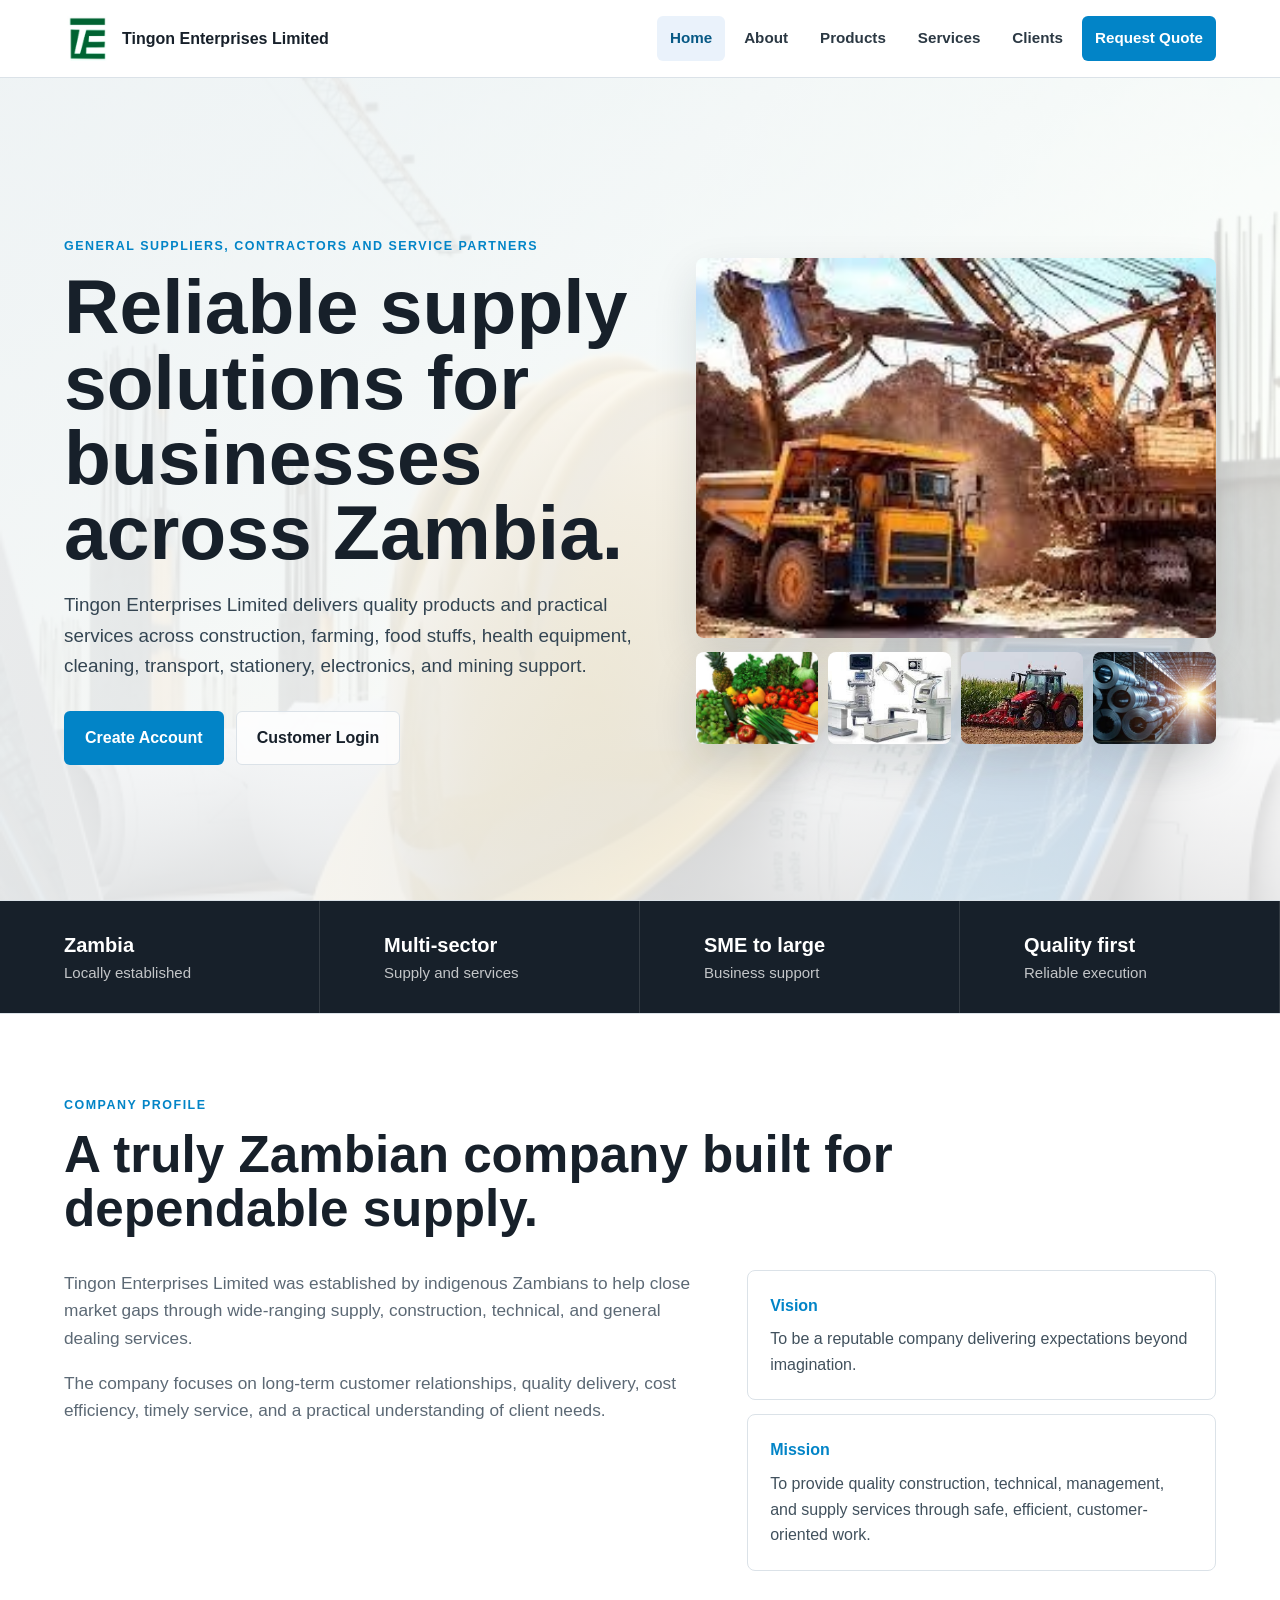
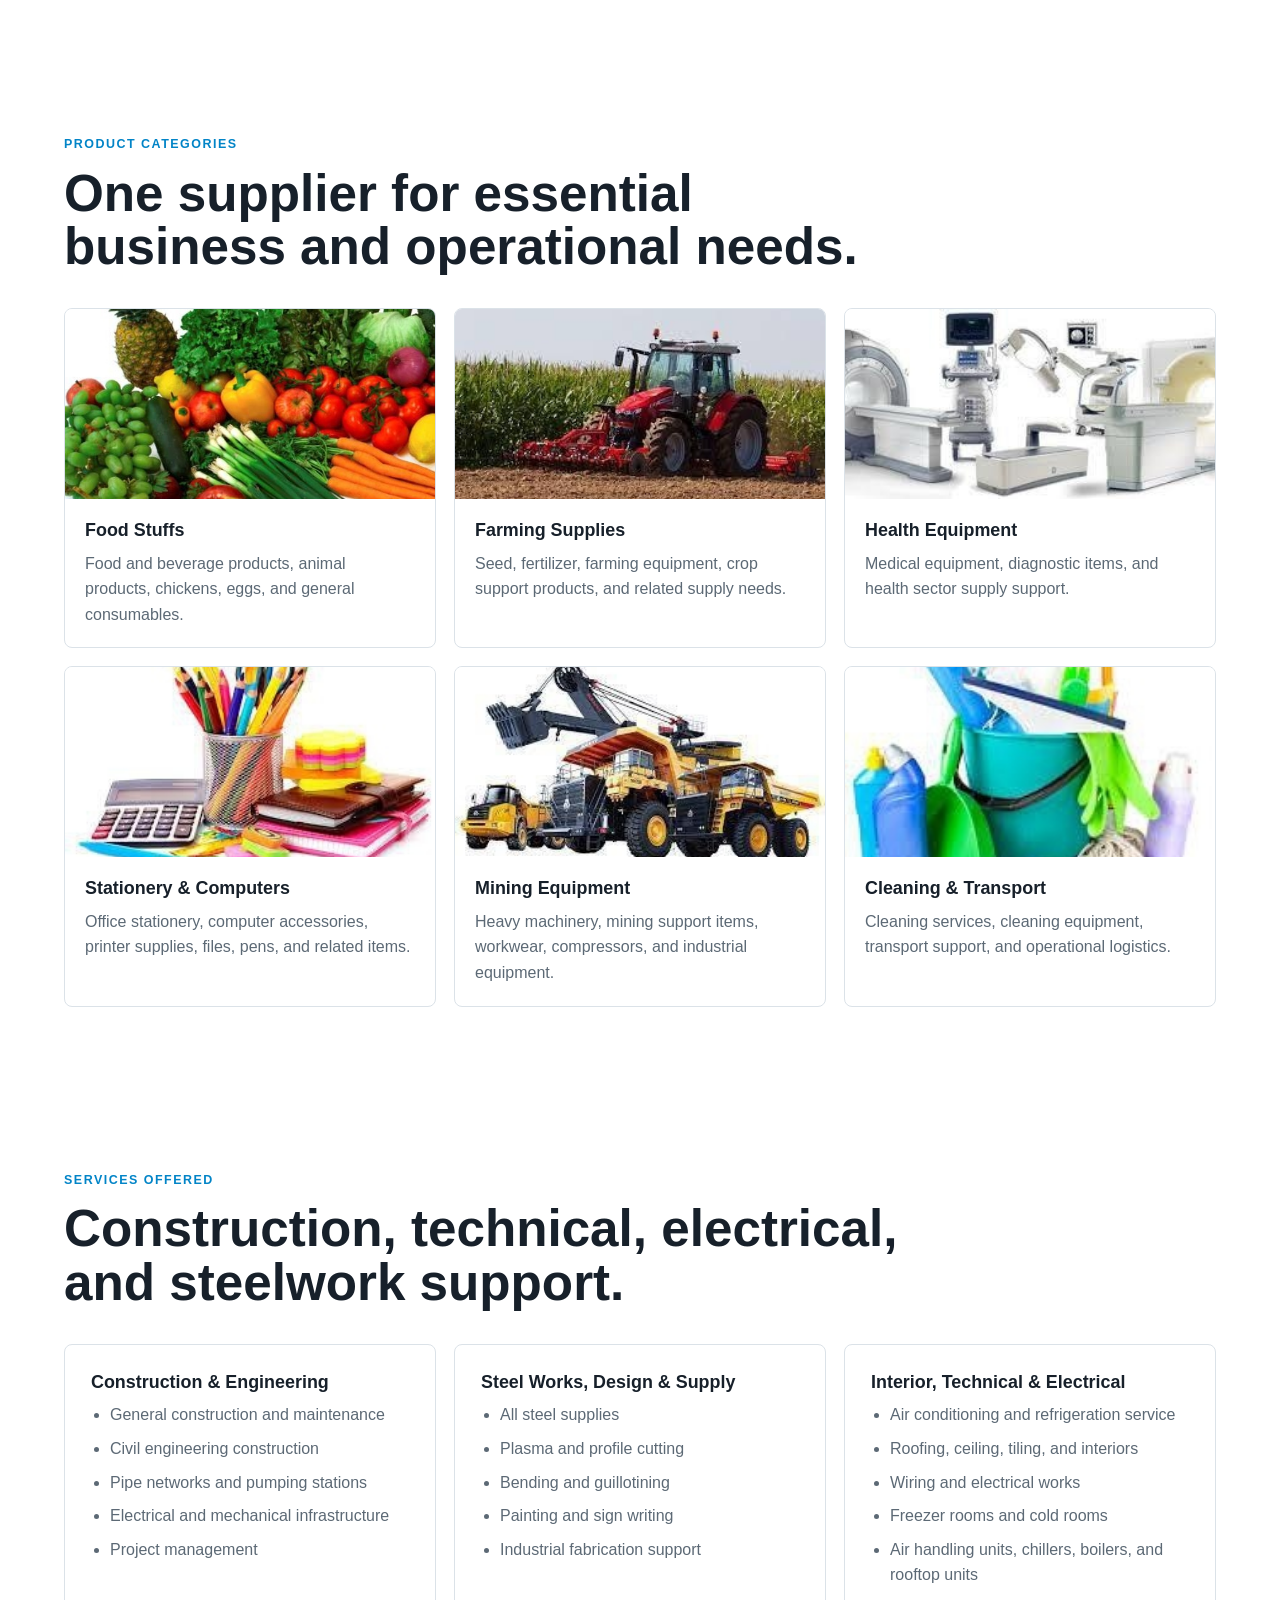
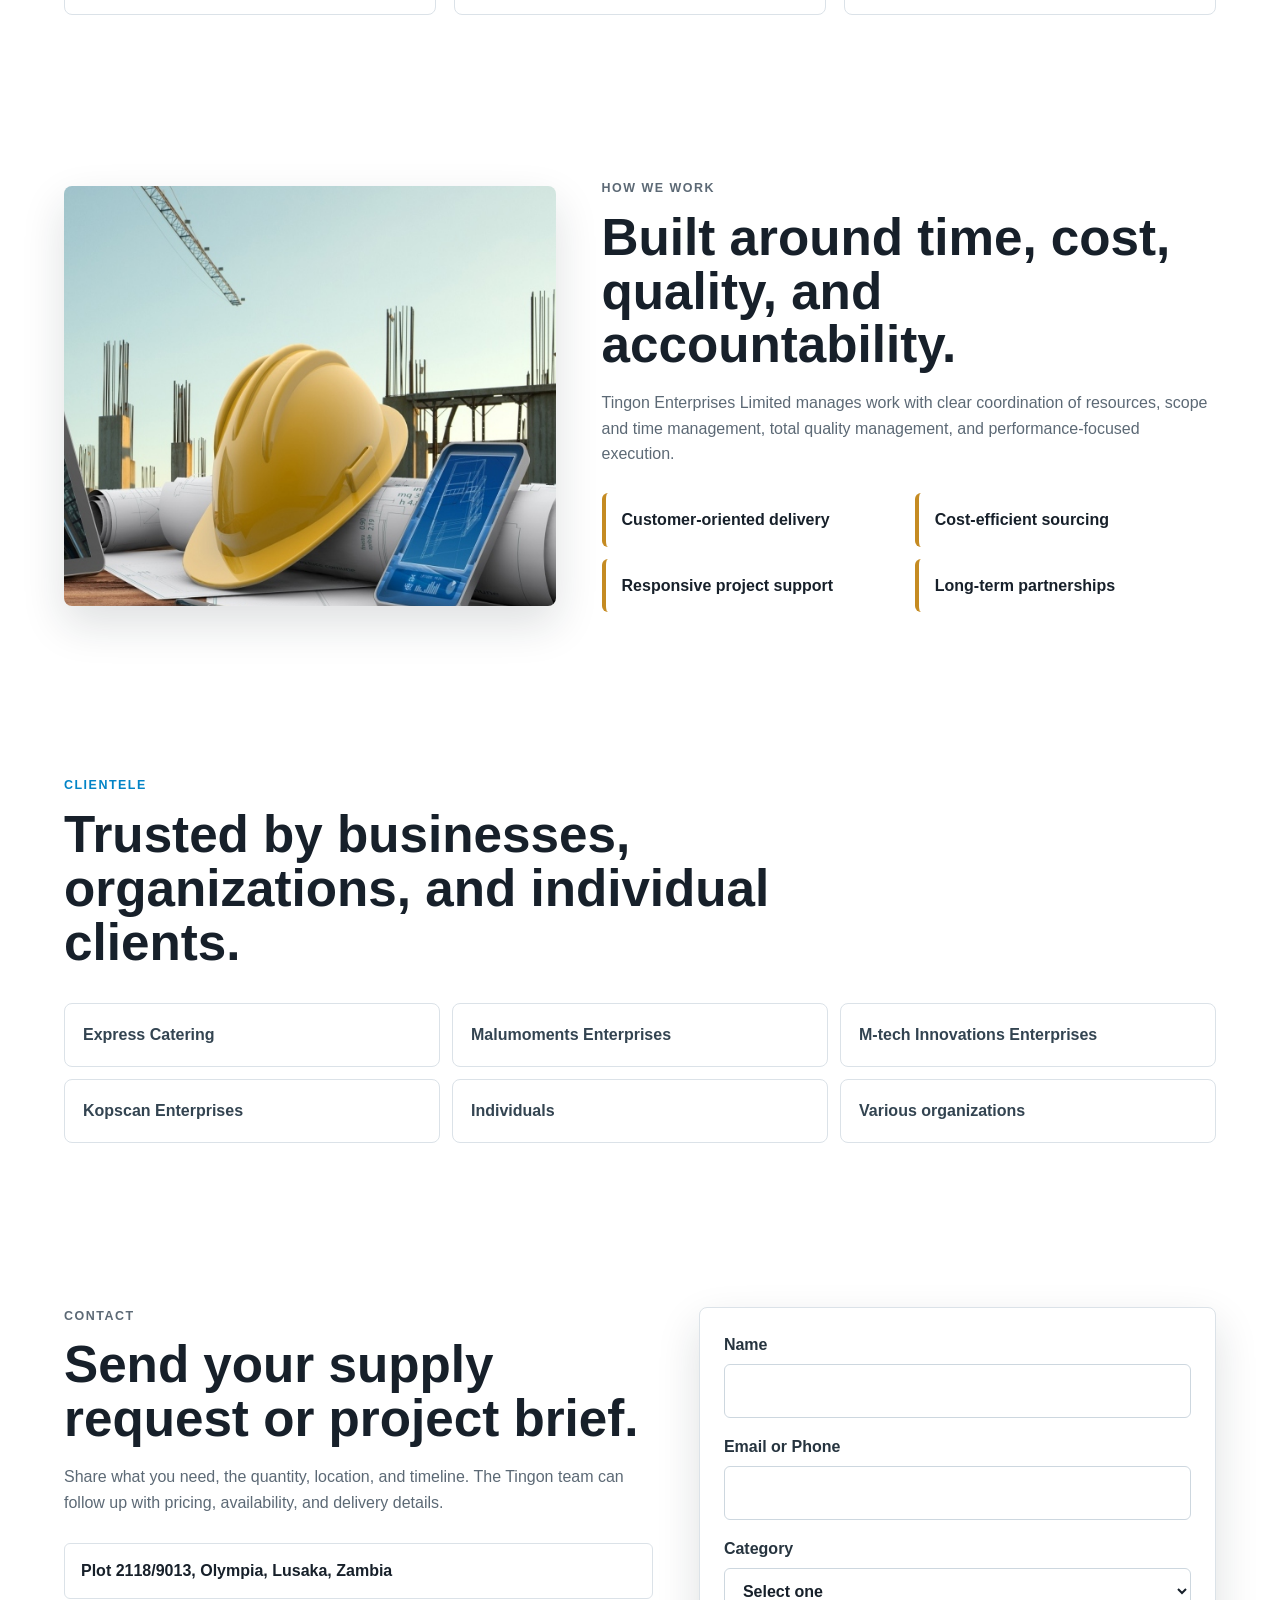
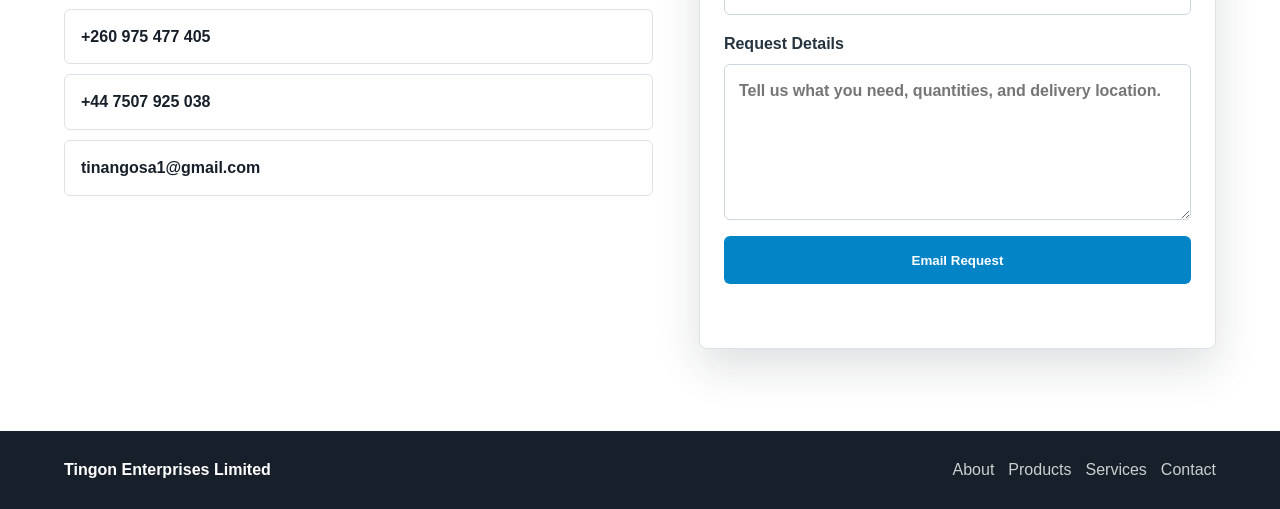
<file: index.html>
<!DOCTYPE html>
<html lang="en">
<head>
  <meta charset="UTF-8">
  <meta name="viewport" content="width=device-width, initial-scale=1">
  <meta name="description" content="Tingon Enterprises Limited is a Zambian supplier and service provider for construction, farming, food stuffs, electronics, health equipment, cleaning, transport, stationery, and mining equipment.">
  <title>Tingon Enterprises Limited | General Suppliers & Contractors</title>
  <link rel="stylesheet" href="style.css?v=20260715">
</head>
<body>
  <header class="site-header">
    <a class="brand" href="#home" aria-label="Tingon Enterprises Limited home">
      <img class="brand-logo" src="static/logo.jpg" alt="Tingon Enterprises Limited logo">
      <span class="brand-text">Tingon Enterprises Limited</span>
    </a>

    <button class="menu-toggle" type="button" aria-label="Open menu" aria-expanded="false" aria-controls="siteNav">
      <span></span>
      <span></span>
      <span></span>
    </button>

    <nav class="site-nav" id="siteNav" aria-label="Main navigation">
      <a href="index.html" aria-current="page">Home</a>
      <a href="about.html">About</a>
      <a href="products.html">Products</a>
      <a href="services.html">Services</a>
      <a href="clients.html">Clients</a>
      <a class="nav-cta" href="contact.html">Request Quote</a>
    </nav>
  </header>

  <main id="home">
    <section class="hero-section">
      <div class="hero-copy">
        <p class="eyebrow">General suppliers, contractors and service partners</p>
        <h1>Reliable supply solutions for businesses across Zambia.</h1>
        <p class="hero-lede">
          Tingon Enterprises Limited delivers quality products and practical services across
          construction, farming, food stuffs, health equipment, cleaning, transport,
          stationery, electronics, and mining support.
        </p>
        <div class="hero-actions">
          <a class="btn btn-primary" href="account.html">Create Account</a>
          <a class="btn btn-secondary" href="login.html">Customer Login</a>
        </div>
      </div>

      <div class="hero-visual" aria-label="Tingon product and supply categories">
        <img class="hero-main-img" src="static/tingon/pdf-page09-img10.jpg" alt="Heavy machinery used for mining and construction supply">
        <div class="hero-mini-grid" aria-hidden="true">
          <img src="static/tingon/pdf-page05-img04.jpg" alt="">
          <img src="static/tingon/pdf-page06-img01.jpg" alt="">
          <img src="static/tingon/pdf-page07-img02.jpg" alt="">
          <img src="static/tingon/pdf-page04-img04.jpg" alt="">
        </div>
      </div>
    </section>

    <section class="stats-strip" aria-label="Company highlights">
      <div>
        <strong>Zambia</strong>
        <span>Locally established</span>
      </div>
      <div>
        <strong>Multi-sector</strong>
        <span>Supply and services</span>
      </div>
      <div>
        <strong>SME to large</strong>
        <span>Business support</span>
      </div>
      <div>
        <strong>Quality first</strong>
        <span>Reliable execution</span>
      </div>
    </section>

    <section class="section about-section" id="about">
      <div class="section-heading">
        <p class="eyebrow">Company profile</p>
        <h2>A truly Zambian company built for dependable supply.</h2>
      </div>
      <div class="about-layout">
        <div class="about-copy">
          <p>
            Tingon Enterprises Limited was established by indigenous Zambians to help close
            market gaps through wide-ranging supply, construction, technical, and general
            dealing services.
          </p>
          <p>
            The company focuses on long-term customer relationships, quality delivery,
            cost efficiency, timely service, and a practical understanding of client needs.
          </p>
        </div>
        <div class="mission-panel">
          <div>
            <span>Vision</span>
            <p>To be a reputable company delivering expectations beyond imagination.</p>
          </div>
          <div>
            <span>Mission</span>
            <p>To provide quality construction, technical, management, and supply services through safe, efficient, customer-oriented work.</p>
          </div>
        </div>
      </div>
    </section>

    <section class="section products-section" id="products">
      <div class="section-heading">
        <p class="eyebrow">Product categories</p>
        <h2>One supplier for essential business and operational needs.</h2>
      </div>

      <div class="category-grid">
        <article class="category-card">
          <img src="static/tingon/pdf-page05-img04.jpg" alt="Fresh vegetables and food supply">
          <div>
            <h3>Food Stuffs</h3>
            <p>Food and beverage products, animal products, chickens, eggs, and general consumables.</p>
          </div>
        </article>
        <article class="category-card">
          <img src="static/tingon/pdf-page07-img02.jpg" alt="Tractor working in a farm field">
          <div>
            <h3>Farming Supplies</h3>
            <p>Seed, fertilizer, farming equipment, crop support products, and related supply needs.</p>
          </div>
        </article>
        <article class="category-card">
          <img src="static/tingon/pdf-page06-img01.jpg" alt="Medical and health equipment">
          <div>
            <h3>Health Equipment</h3>
            <p>Medical equipment, diagnostic items, and health sector supply support.</p>
          </div>
        </article>
        <article class="category-card">
          <img src="static/tingon/pdf-page07-img06.jpg" alt="Stationery items and office supplies">
          <div>
            <h3>Stationery & Computers</h3>
            <p>Office stationery, computer accessories, printer supplies, files, pens, and related items.</p>
          </div>
        </article>
        <article class="category-card">
          <img src="static/tingon/pdf-page09-img11.jpg" alt="Mining dump truck and excavator">
          <div>
            <h3>Mining Equipment</h3>
            <p>Heavy machinery, mining support items, workwear, compressors, and industrial equipment.</p>
          </div>
        </article>
        <article class="category-card">
          <img src="static/tingon/pdf-page06-img04.jpg" alt="Cleaning equipment and supplies">
          <div>
            <h3>Cleaning & Transport</h3>
            <p>Cleaning services, cleaning equipment, transport support, and operational logistics.</p>
          </div>
        </article>
      </div>
    </section>

    <section class="section services-section" id="services">
      <div class="section-heading">
        <p class="eyebrow">Services offered</p>
        <h2>Construction, technical, electrical, and steelwork support.</h2>
      </div>

      <div class="service-layout">
        <article class="service-block">
          <h3>Construction & Engineering</h3>
          <ul>
            <li>General construction and maintenance</li>
            <li>Civil engineering construction</li>
            <li>Pipe networks and pumping stations</li>
            <li>Electrical and mechanical infrastructure</li>
            <li>Project management</li>
          </ul>
        </article>
        <article class="service-block">
          <h3>Steel Works, Design & Supply</h3>
          <ul>
            <li>All steel supplies</li>
            <li>Plasma and profile cutting</li>
            <li>Bending and guillotining</li>
            <li>Painting and sign writing</li>
            <li>Industrial fabrication support</li>
          </ul>
        </article>
        <article class="service-block">
          <h3>Interior, Technical & Electrical</h3>
          <ul>
            <li>Air conditioning and refrigeration service</li>
            <li>Roofing, ceiling, tiling, and interiors</li>
            <li>Wiring and electrical works</li>
            <li>Freezer rooms and cold rooms</li>
            <li>Air handling units, chillers, boilers, and rooftop units</li>
          </ul>
        </article>
      </div>
    </section>

    <section class="section quality-section">
      <div class="quality-media">
        <img src="static/tingon/pdf-page04-img05.jpg" alt="Construction helmet and building planning materials">
      </div>
      <div class="quality-copy">
        <p class="eyebrow">How we work</p>
        <h2>Built around time, cost, quality, and accountability.</h2>
        <p>
          Tingon Enterprises Limited manages work with clear coordination of resources,
          scope and time management, total quality management, and performance-focused
          execution.
        </p>
        <div class="check-grid">
          <span>Customer-oriented delivery</span>
          <span>Cost-efficient sourcing</span>
          <span>Responsive project support</span>
          <span>Long-term partnerships</span>
        </div>
      </div>
    </section>

    <section class="section clients-section" id="clients">
      <div class="section-heading">
        <p class="eyebrow">Clientele</p>
        <h2>Trusted by businesses, organizations, and individual clients.</h2>
      </div>
      <div class="client-list">
        <span>Express Catering</span>
        <span>Malumoments Enterprises</span>
        <span>M-tech Innovations Enterprises</span>
        <span>Kopscan Enterprises</span>
        <span>Individuals</span>
        <span>Various organizations</span>
      </div>
    </section>

    <section class="quote-section" id="quote">
      <div class="quote-copy">
        <p class="eyebrow">Contact</p>
        <h2>Send your supply request or project brief.</h2>
        <p>
          Share what you need, the quantity, location, and timeline. The Tingon team can
          follow up with pricing, availability, and delivery details.
        </p>
        <address>
          <span>Plot 2118/9013, Olympia, Lusaka, Zambia</span>
          <a href="tel:+260975477405">+260 975 477 405</a>
          <a href="tel:+447507925038">+44 7507 925 038</a>
          <a href="mailto:tinangosa1@gmail.com">tinangosa1@gmail.com</a>
        </address>
      </div>

      <form class="quote-form" id="quoteForm">
        <label>
          <span>Name</span>
          <input type="text" name="name" autocomplete="name" required>
        </label>
        <label>
          <span>Email or Phone</span>
          <input type="text" name="contact" autocomplete="email" required>
        </label>
        <label>
          <span>Category</span>
          <select name="category" required>
            <option value="">Select one</option>
            <option>Food stuffs and livestock</option>
            <option>Construction and engineering</option>
            <option>Health equipment</option>
            <option>Farming supplies</option>
            <option>Mining or heavy equipment</option>
            <option>Stationery and computer accessories</option>
            <option>Other general supply</option>
          </select>
        </label>
        <label>
          <span>Request Details</span>
          <textarea name="details" rows="5" placeholder="Tell us what you need, quantities, and delivery location." required></textarea>
        </label>
        <button class="btn btn-primary" type="submit">Email Request</button>
        <p class="form-note" id="formNote" role="status" aria-live="polite"></p>
      </form>
    </section>
  </main>

  <footer class="site-footer">
    <p>Tingon Enterprises Limited</p>
    <div>
      <a href="about.html">About</a>
      <a href="products.html">Products</a>
      <a href="services.html">Services</a>
      <a href="contact.html">Contact</a>
    </div>
  </footer>

  <script src="script.js?v=20260715"></script>
</body>
</html>
</file>
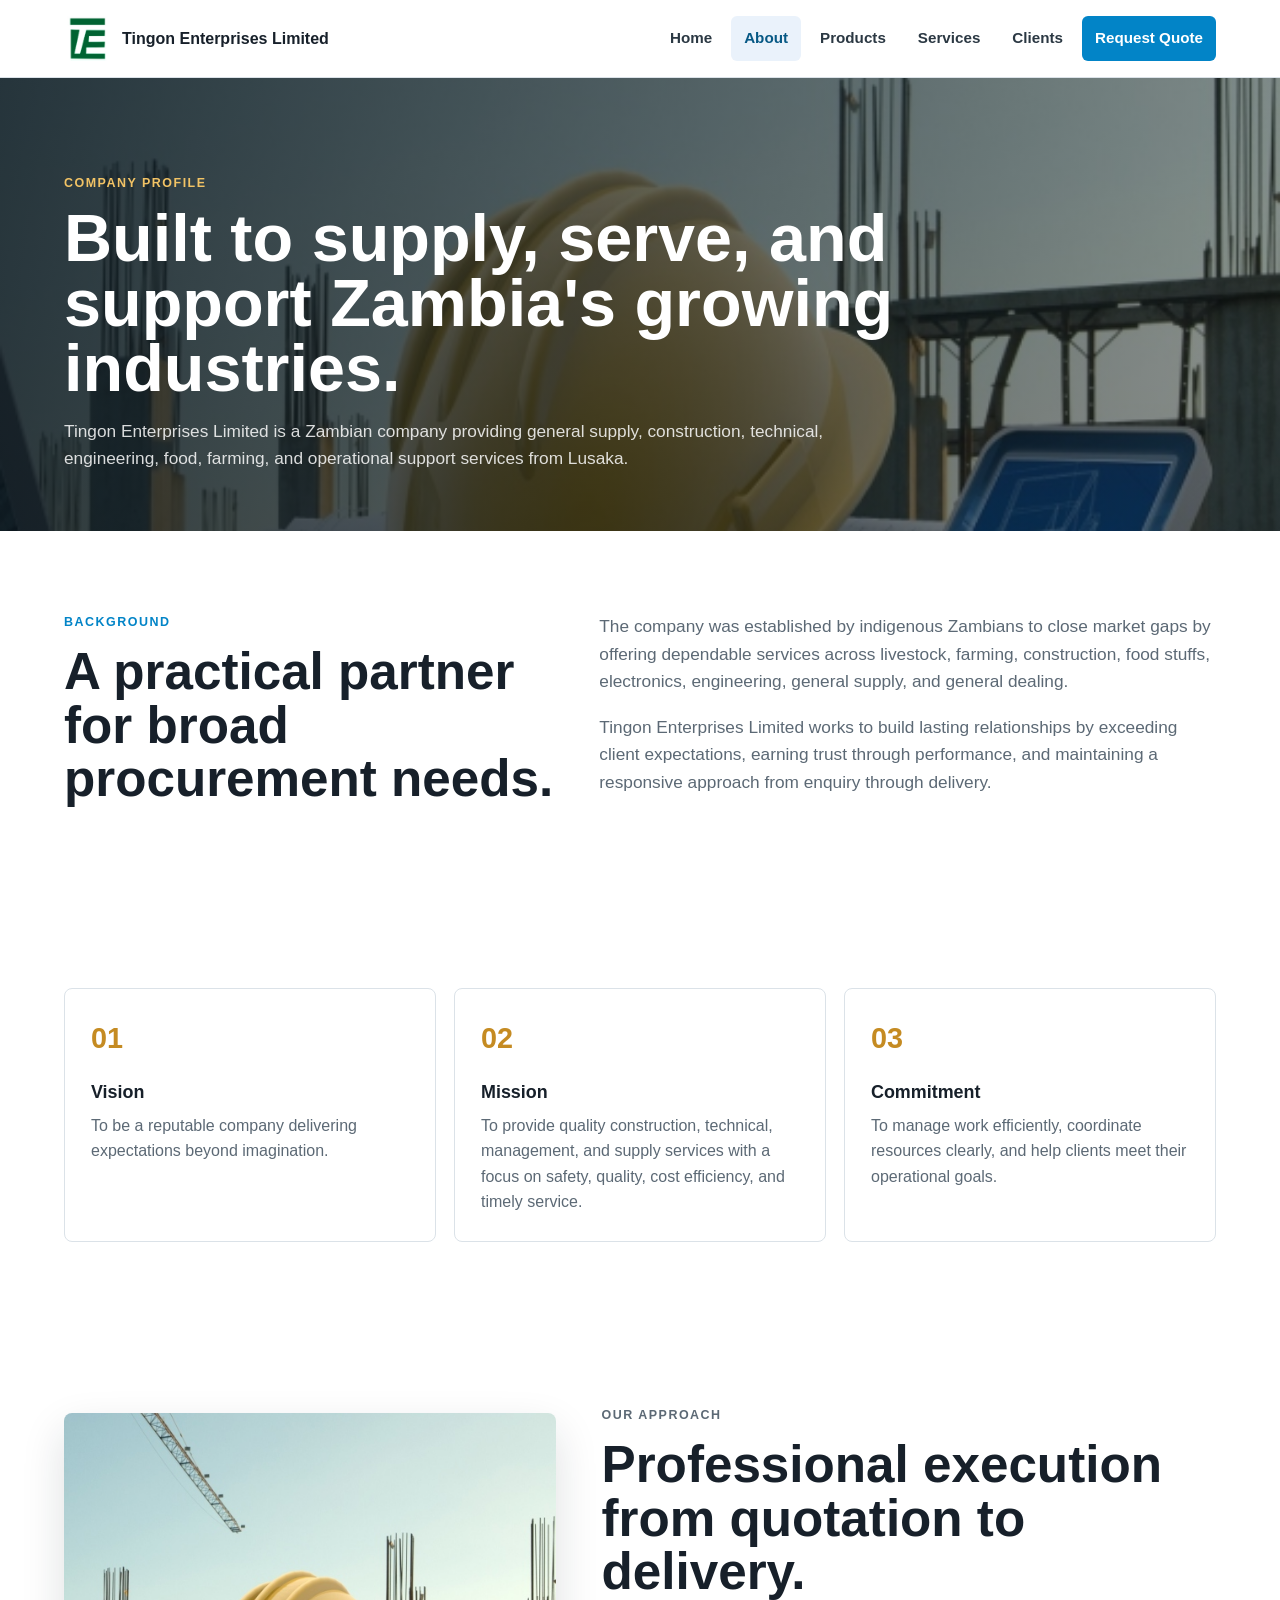
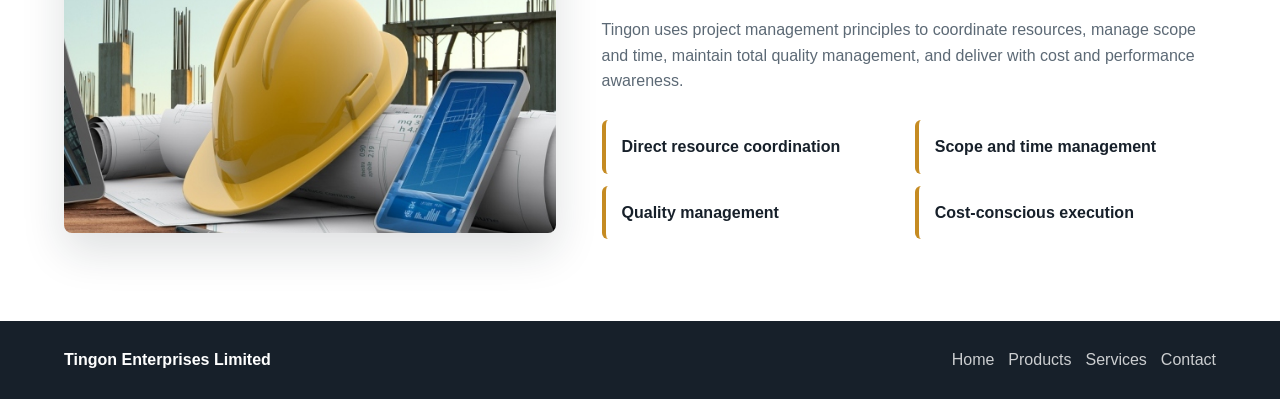
<file: about.html>
<!DOCTYPE html>
<html lang="en">
<head>
  <meta charset="UTF-8">
  <meta name="viewport" content="width=device-width, initial-scale=1">
  <meta name="description" content="About Tingon Enterprises Limited, a Zambian supplier and service provider based in Olympia, Lusaka.">
  <title>About | Tingon Enterprises Limited</title>
  <link rel="stylesheet" href="style.css?v=20260715">
</head>
<body>
  <header class="site-header">
    <a class="brand" href="index.html" aria-label="Tingon Enterprises Limited home">
      <img class="brand-logo" src="static/logo.jpg" alt="Tingon Enterprises Limited logo">
      <span class="brand-text">Tingon Enterprises Limited</span>
    </a>
    <button class="menu-toggle" type="button" aria-label="Open menu" aria-expanded="false" aria-controls="siteNav">
      <span></span><span></span><span></span>
    </button>
    <nav class="site-nav" id="siteNav" aria-label="Main navigation">
      <a href="index.html">Home</a>
      <a href="about.html" aria-current="page">About</a>
      <a href="products.html">Products</a>
      <a href="services.html">Services</a>
      <a href="clients.html">Clients</a>
      <a class="nav-cta" href="contact.html">Request Quote</a>
    </nav>
  </header>

  <main>
    <section class="page-hero about-hero">
      <div>
        <p class="eyebrow">Company profile</p>
        <h1>Built to supply, serve, and support Zambia's growing industries.</h1>
        <p>
          Tingon Enterprises Limited is a Zambian company providing general supply,
          construction, technical, engineering, food, farming, and operational support
          services from Lusaka.
        </p>
      </div>
    </section>

    <section class="section split-section">
      <div class="section-heading">
        <p class="eyebrow">Background</p>
        <h2>A practical partner for broad procurement needs.</h2>
      </div>
      <div class="text-columns">
        <p>
          The company was established by indigenous Zambians to close market gaps by
          offering dependable services across livestock, farming, construction, food
          stuffs, electronics, engineering, general supply, and general dealing.
        </p>
        <p>
          Tingon Enterprises Limited works to build lasting relationships by exceeding
          client expectations, earning trust through performance, and maintaining a
          responsive approach from enquiry through delivery.
        </p>
      </div>
    </section>

    <section class="section values-section">
      <article>
        <span>01</span>
        <h3>Vision</h3>
        <p>To be a reputable company delivering expectations beyond imagination.</p>
      </article>
      <article>
        <span>02</span>
        <h3>Mission</h3>
        <p>To provide quality construction, technical, management, and supply services with a focus on safety, quality, cost efficiency, and timely service.</p>
      </article>
      <article>
        <span>03</span>
        <h3>Commitment</h3>
        <p>To manage work efficiently, coordinate resources clearly, and help clients meet their operational goals.</p>
      </article>
    </section>

    <section class="section quality-section">
      <div class="quality-media">
        <img src="static/tingon/pdf-page04-img05.jpg" alt="Construction helmet and building planning materials">
      </div>
      <div class="quality-copy">
        <p class="eyebrow">Our approach</p>
        <h2>Professional execution from quotation to delivery.</h2>
        <p>
          Tingon uses project management principles to coordinate resources, manage
          scope and time, maintain total quality management, and deliver with cost and
          performance awareness.
        </p>
        <div class="check-grid">
          <span>Direct resource coordination</span>
          <span>Scope and time management</span>
          <span>Quality management</span>
          <span>Cost-conscious execution</span>
        </div>
      </div>
    </section>
  </main>

  <footer class="site-footer">
    <p>Tingon Enterprises Limited</p>
    <div>
      <a href="index.html">Home</a>
      <a href="products.html">Products</a>
      <a href="services.html">Services</a>
      <a href="contact.html">Contact</a>
    </div>
  </footer>
  <script src="script.js?v=20260715"></script>
</body>
</html>
</file>
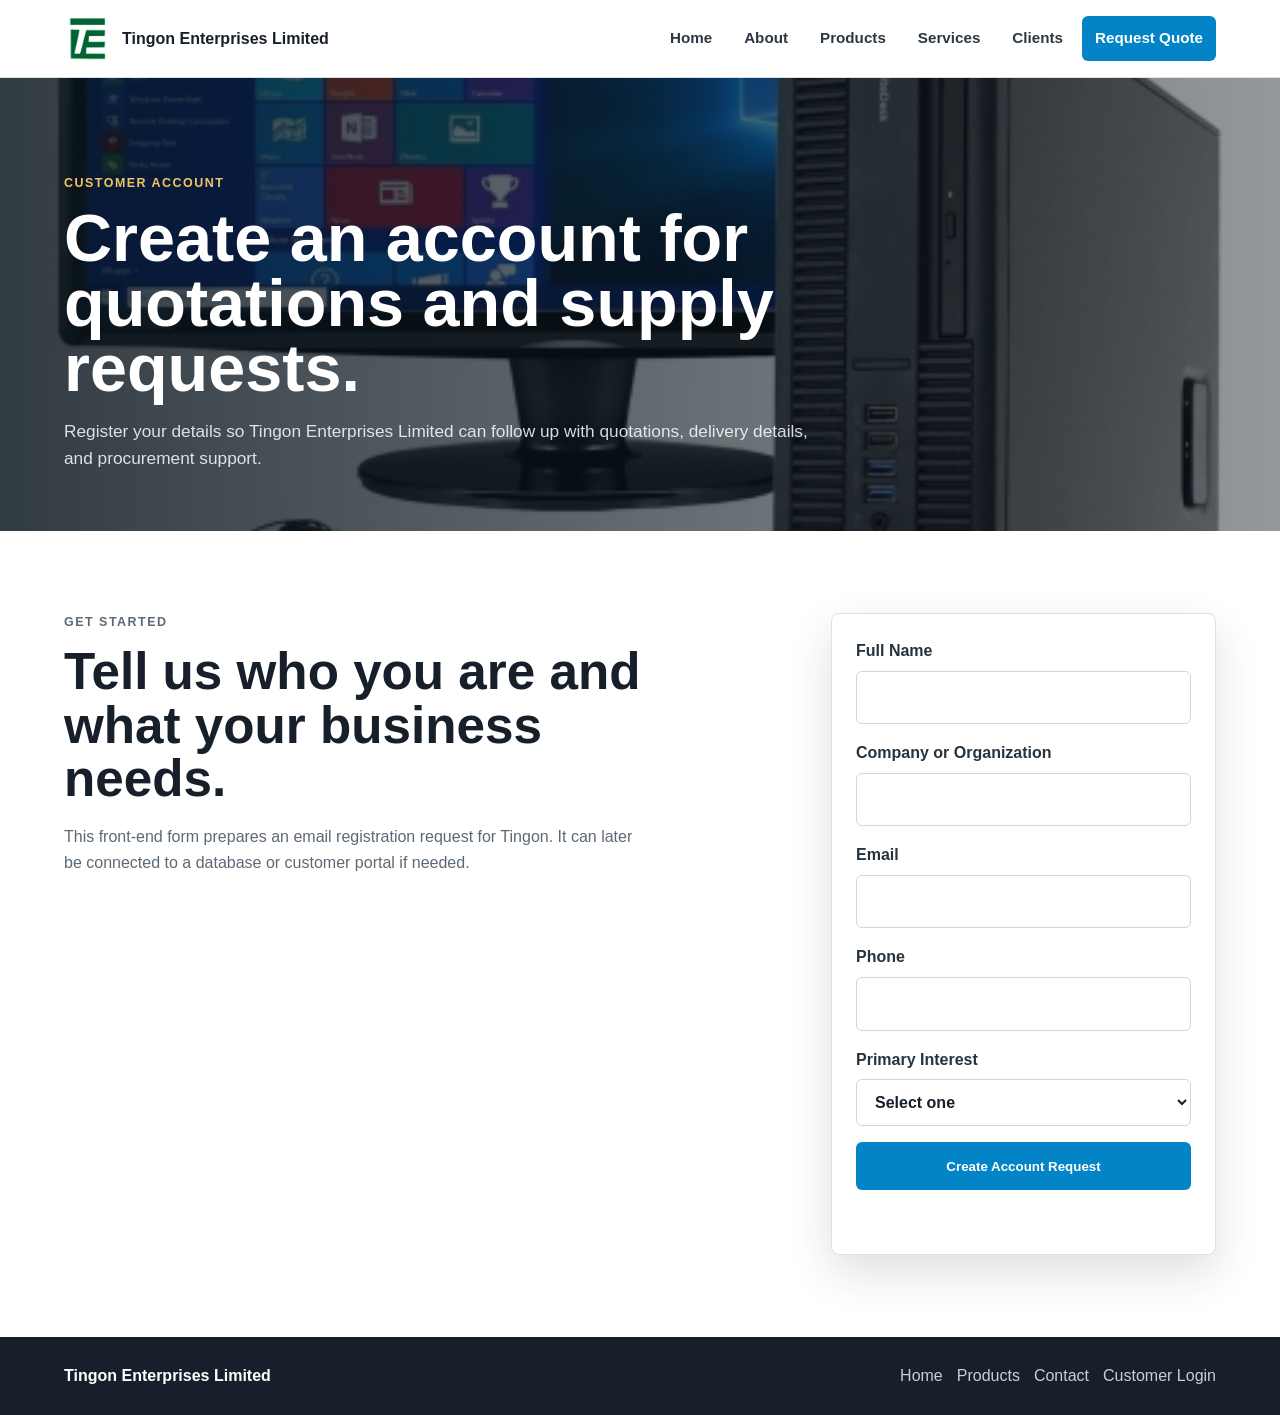
<file: account.html>
<!DOCTYPE html>
<html lang="en">
<head>
  <meta charset="UTF-8">
  <meta name="viewport" content="width=device-width, initial-scale=1">
  <meta name="description" content="Create a Tingon Enterprises Limited customer account.">
  <title>Create Account | Tingon Enterprises Limited</title>
  <link rel="stylesheet" href="style.css?v=20260716">
</head>
<body>
  <header class="site-header">
    <a class="brand" href="index.html" aria-label="Tingon Enterprises Limited home">
      <img class="brand-logo" src="static/logo.jpg" alt="Tingon Enterprises Limited logo">
      <span class="brand-text">Tingon Enterprises Limited</span>
    </a>
    <button class="menu-toggle" type="button" aria-label="Open menu" aria-expanded="false" aria-controls="siteNav">
      <span></span><span></span><span></span>
    </button>
    <nav class="site-nav" id="siteNav" aria-label="Main navigation">
      <a href="index.html">Home</a>
      <a href="about.html">About</a>
      <a href="products.html">Products</a>
      <a href="services.html">Services</a>
      <a href="clients.html">Clients</a>
      <a class="nav-cta" href="contact.html">Request Quote</a>
    </nav>
  </header>

  <main>
    <section class="page-hero account-hero">
      <div>
        <p class="eyebrow">Customer account</p>
        <h1>Create an account for quotations and supply requests.</h1>
        <p>
          Register your details so Tingon Enterprises Limited can follow up with
          quotations, delivery details, and procurement support.
        </p>
      </div>
    </section>

    <section class="auth-section">
      <div class="auth-copy">
        <p class="eyebrow">Get started</p>
        <h2>Tell us who you are and what your business needs.</h2>
        <p>
          This front-end form prepares an email registration request for Tingon.
          It can later be connected to a database or customer portal if needed.
        </p>
      </div>

      <form class="quote-form auth-form" id="accountForm">
        <label>
          <span>Full Name</span>
          <input type="text" name="name" autocomplete="name" required>
        </label>
        <label>
          <span>Company or Organization</span>
          <input type="text" name="company" autocomplete="organization">
        </label>
        <label>
          <span>Email</span>
          <input type="email" name="email" autocomplete="email" required>
        </label>
        <label>
          <span>Phone</span>
          <input type="tel" name="phone" autocomplete="tel" required>
        </label>
        <label>
          <span>Primary Interest</span>
          <select name="category" required>
            <option value="">Select one</option>
            <option>General supply</option>
            <option>Food stuffs and livestock</option>
            <option>Construction and engineering</option>
            <option>Farming supplies</option>
            <option>Mining or heavy equipment</option>
            <option>Stationery and computer accessories</option>
          </select>
        </label>
        <button class="btn btn-primary" type="submit">Create Account Request</button>
        <p class="form-note" id="accountNote" role="status" aria-live="polite"></p>
      </form>
    </section>
  </main>

  <footer class="site-footer">
    <p>Tingon Enterprises Limited</p>
    <div>
      <a href="index.html">Home</a>
      <a href="products.html">Products</a>
      <a href="contact.html">Contact</a>
      <a href="login.html">Customer Login</a>
    </div>
  </footer>
  <script src="script.js?v=20260716"></script>
</body>
</html>
</file>
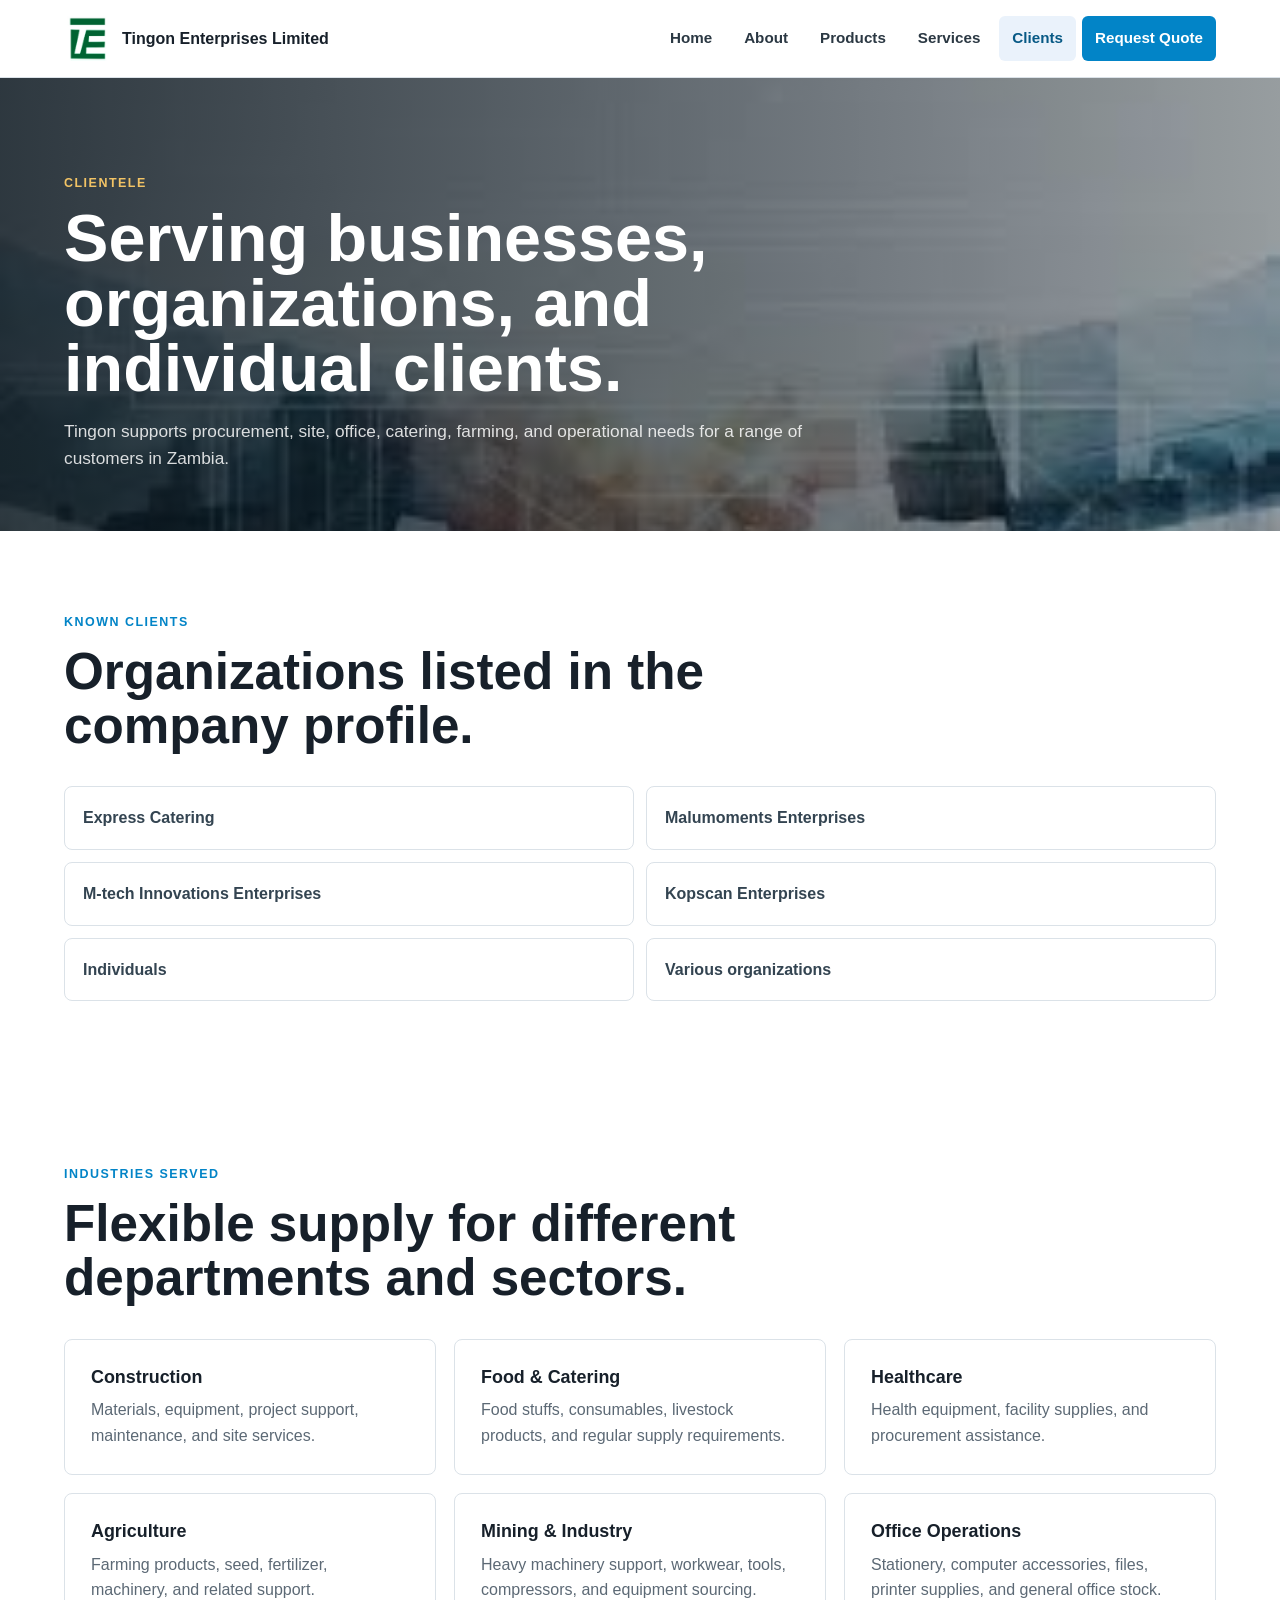
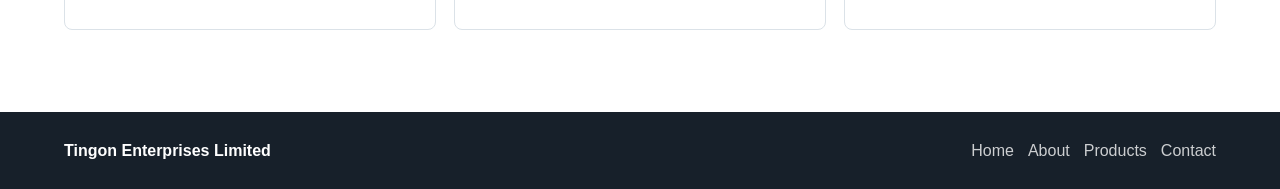
<file: clients.html>
<!DOCTYPE html>
<html lang="en">
<head>
  <meta charset="UTF-8">
  <meta name="viewport" content="width=device-width, initial-scale=1">
  <meta name="description" content="Clientele and industries served by Tingon Enterprises Limited.">
  <title>Clients | Tingon Enterprises Limited</title>
  <link rel="stylesheet" href="style.css?v=20260715">
</head>
<body>
  <header class="site-header">
    <a class="brand" href="index.html" aria-label="Tingon Enterprises Limited home">
      <img class="brand-logo" src="static/logo.jpg" alt="Tingon Enterprises Limited logo">
      <span class="brand-text">Tingon Enterprises Limited</span>
    </a>
    <button class="menu-toggle" type="button" aria-label="Open menu" aria-expanded="false" aria-controls="siteNav">
      <span></span><span></span><span></span>
    </button>
    <nav class="site-nav" id="siteNav" aria-label="Main navigation">
      <a href="index.html">Home</a>
      <a href="about.html">About</a>
      <a href="products.html">Products</a>
      <a href="services.html">Services</a>
      <a href="clients.html" aria-current="page">Clients</a>
      <a class="nav-cta" href="contact.html">Request Quote</a>
    </nav>
  </header>

  <main>
    <section class="page-hero clients-hero">
      <div>
        <p class="eyebrow">Clientele</p>
        <h1>Serving businesses, organizations, and individual clients.</h1>
        <p>
          Tingon supports procurement, site, office, catering, farming, and operational
          needs for a range of customers in Zambia.
        </p>
      </div>
    </section>

    <section class="section clients-section">
      <div class="section-heading">
        <p class="eyebrow">Known clients</p>
        <h2>Organizations listed in the company profile.</h2>
      </div>
      <div class="client-list client-list-large">
        <span>Express Catering</span>
        <span>Malumoments Enterprises</span>
        <span>M-tech Innovations Enterprises</span>
        <span>Kopscan Enterprises</span>
        <span>Individuals</span>
        <span>Various organizations</span>
      </div>
    </section>

    <section class="section industries-section">
      <div class="section-heading">
        <p class="eyebrow">Industries served</p>
        <h2>Flexible supply for different departments and sectors.</h2>
      </div>
      <div class="industry-grid">
        <article><h3>Construction</h3><p>Materials, equipment, project support, maintenance, and site services.</p></article>
        <article><h3>Food & Catering</h3><p>Food stuffs, consumables, livestock products, and regular supply requirements.</p></article>
        <article><h3>Healthcare</h3><p>Health equipment, facility supplies, and procurement assistance.</p></article>
        <article><h3>Agriculture</h3><p>Farming products, seed, fertilizer, machinery, and related support.</p></article>
        <article><h3>Mining & Industry</h3><p>Heavy machinery support, workwear, tools, compressors, and equipment sourcing.</p></article>
        <article><h3>Office Operations</h3><p>Stationery, computer accessories, files, printer supplies, and general office stock.</p></article>
      </div>
    </section>
  </main>

  <footer class="site-footer">
    <p>Tingon Enterprises Limited</p>
    <div>
      <a href="index.html">Home</a>
      <a href="about.html">About</a>
      <a href="products.html">Products</a>
      <a href="contact.html">Contact</a>
    </div>
  </footer>
  <script src="script.js?v=20260715"></script>
</body>
</html>
</file>
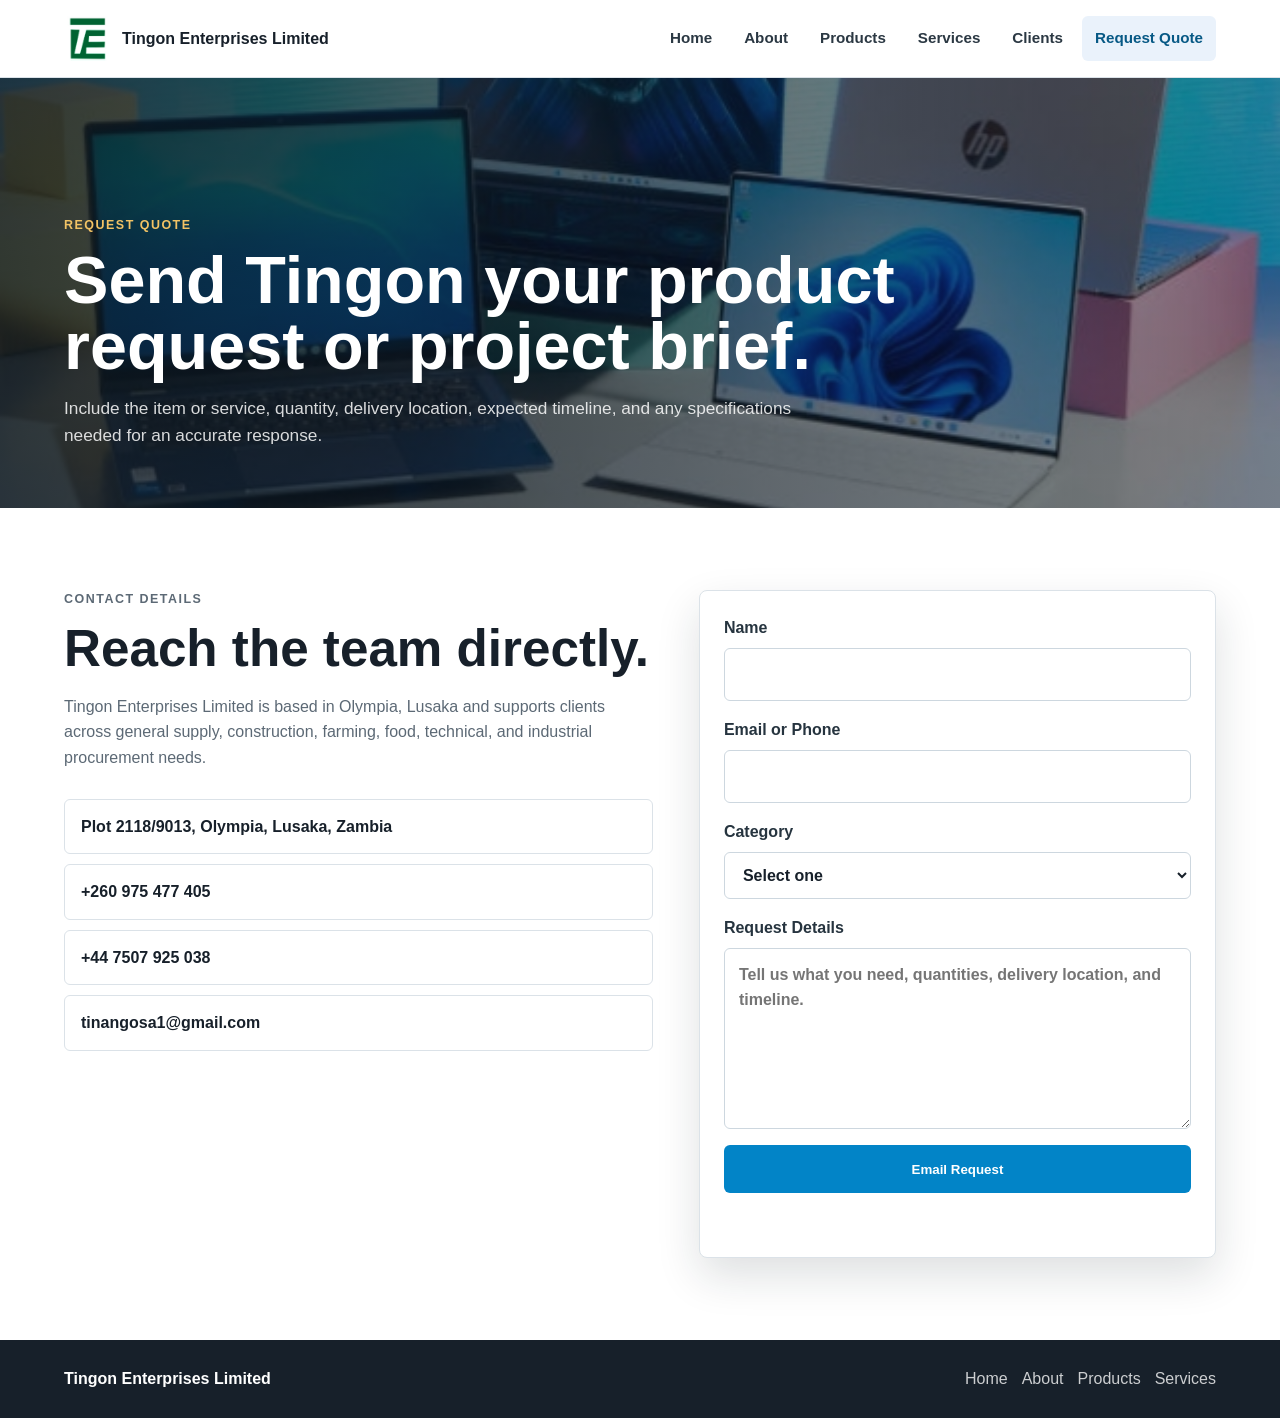
<file: contact.html>
<!DOCTYPE html>
<html lang="en">
<head>
  <meta charset="UTF-8">
  <meta name="viewport" content="width=device-width, initial-scale=1">
  <meta name="description" content="Request a quotation from Tingon Enterprises Limited in Lusaka, Zambia.">
  <title>Request Quote | Tingon Enterprises Limited</title>
  <link rel="stylesheet" href="style.css?v=20260715">
</head>
<body>
  <header class="site-header">
    <a class="brand" href="index.html" aria-label="Tingon Enterprises Limited home">
      <img class="brand-logo" src="static/logo.jpg" alt="Tingon Enterprises Limited logo">
      <span class="brand-text">Tingon Enterprises Limited</span>
    </a>
    <button class="menu-toggle" type="button" aria-label="Open menu" aria-expanded="false" aria-controls="siteNav">
      <span></span><span></span><span></span>
    </button>
    <nav class="site-nav" id="siteNav" aria-label="Main navigation">
      <a href="index.html">Home</a>
      <a href="about.html">About</a>
      <a href="products.html">Products</a>
      <a href="services.html">Services</a>
      <a href="clients.html">Clients</a>
      <a class="nav-cta" href="contact.html" aria-current="page">Request Quote</a>
    </nav>
  </header>

  <main>
    <section class="page-hero contact-hero">
      <div>
        <p class="eyebrow">Request quote</p>
        <h1>Send Tingon your product request or project brief.</h1>
        <p>
          Include the item or service, quantity, delivery location, expected timeline,
          and any specifications needed for an accurate response.
        </p>
      </div>
    </section>

    <section class="quote-section standalone-quote">
      <div class="quote-copy">
        <p class="eyebrow">Contact details</p>
        <h2>Reach the team directly.</h2>
        <p>
          Tingon Enterprises Limited is based in Olympia, Lusaka and supports clients
          across general supply, construction, farming, food, technical, and industrial
          procurement needs.
        </p>
        <address>
          <span>Plot 2118/9013, Olympia, Lusaka, Zambia</span>
          <a href="tel:+260975477405">+260 975 477 405</a>
          <a href="tel:+447507925038">+44 7507 925 038</a>
          <a href="mailto:tinangosa1@gmail.com">tinangosa1@gmail.com</a>
        </address>
      </div>

      <form class="quote-form" id="quoteForm">
        <label>
          <span>Name</span>
          <input type="text" name="name" autocomplete="name" required>
        </label>
        <label>
          <span>Email or Phone</span>
          <input type="text" name="contact" autocomplete="email" required>
        </label>
        <label>
          <span>Category</span>
          <select name="category" required>
            <option value="">Select one</option>
            <option>Food stuffs and livestock</option>
            <option>Construction and engineering</option>
            <option>Health equipment</option>
            <option>Farming supplies</option>
            <option>Mining or heavy equipment</option>
            <option>Stationery and computer accessories</option>
            <option>Other general supply</option>
          </select>
        </label>
        <label>
          <span>Request Details</span>
          <textarea name="details" rows="6" placeholder="Tell us what you need, quantities, delivery location, and timeline." required></textarea>
        </label>
        <button class="btn btn-primary" type="submit">Email Request</button>
        <p class="form-note" id="formNote" role="status" aria-live="polite"></p>
      </form>
    </section>
  </main>

  <footer class="site-footer">
    <p>Tingon Enterprises Limited</p>
    <div>
      <a href="index.html">Home</a>
      <a href="about.html">About</a>
      <a href="products.html">Products</a>
      <a href="services.html">Services</a>
    </div>
  </footer>
  <script src="script.js?v=20260715"></script>
</body>
</html>
</file>
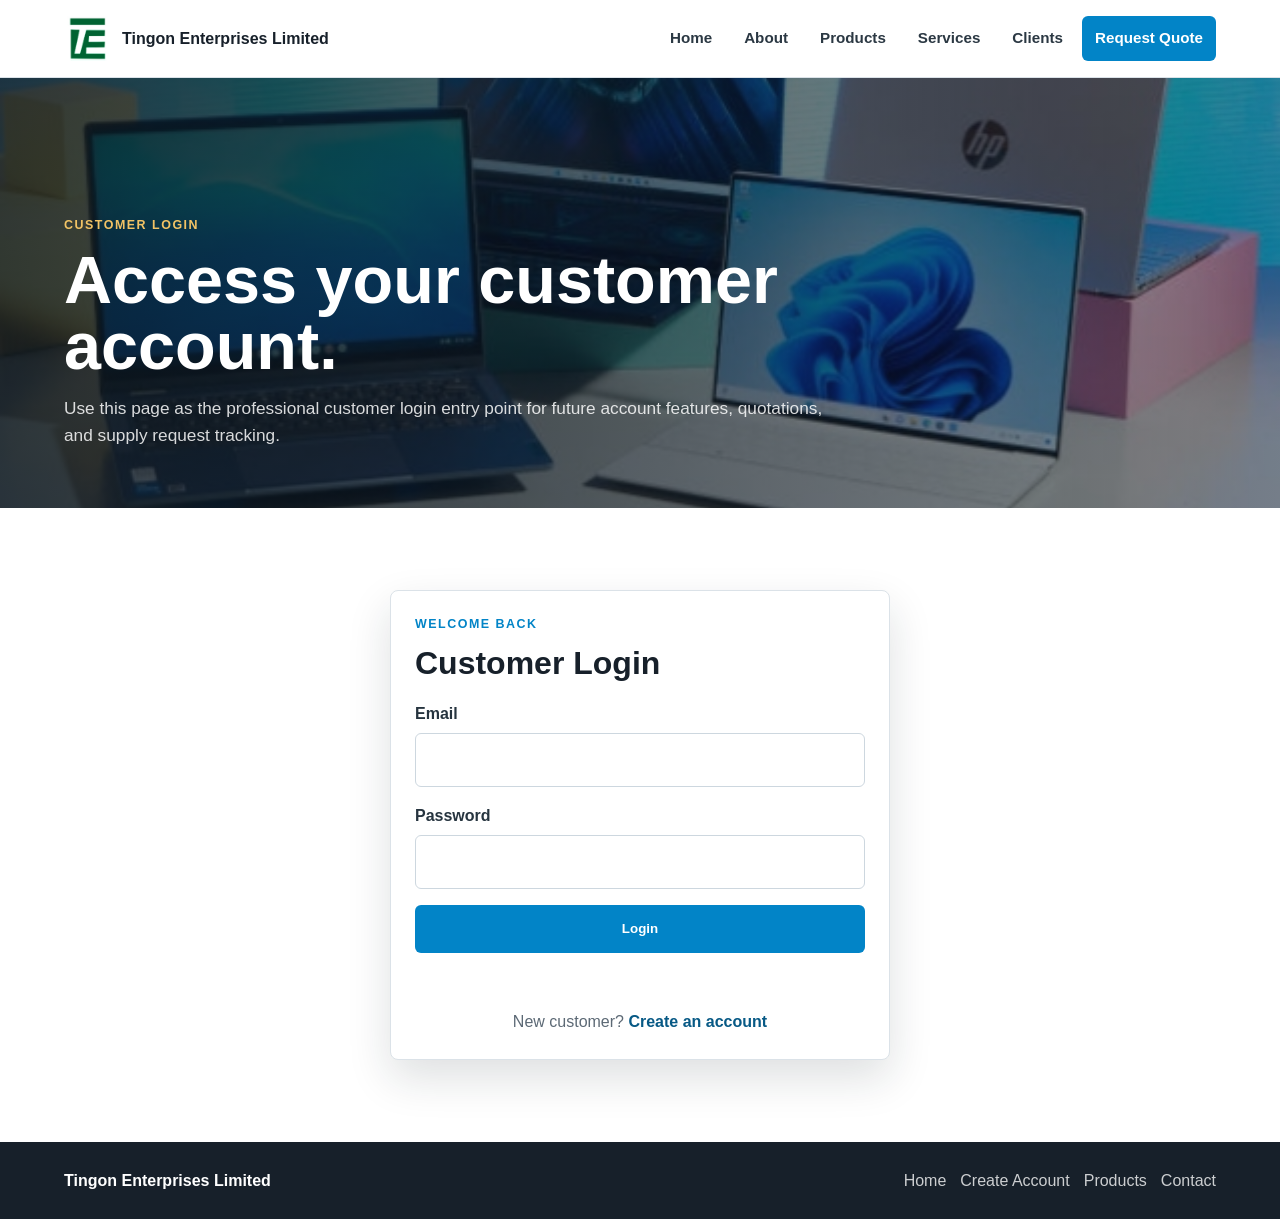
<file: login.html>
<!DOCTYPE html>
<html lang="en">
<head>
  <meta charset="UTF-8">
  <meta name="viewport" content="width=device-width, initial-scale=1">
  <meta name="description" content="Customer login page for Tingon Enterprises Limited.">
  <title>Customer Login | Tingon Enterprises Limited</title>
  <link rel="stylesheet" href="style.css?v=20260716">
</head>
<body>
  <header class="site-header">
    <a class="brand" href="index.html" aria-label="Tingon Enterprises Limited home">
      <img class="brand-logo" src="static/logo.jpg" alt="Tingon Enterprises Limited logo">
      <span class="brand-text">Tingon Enterprises Limited</span>
    </a>
    <button class="menu-toggle" type="button" aria-label="Open menu" aria-expanded="false" aria-controls="siteNav">
      <span></span><span></span><span></span>
    </button>
    <nav class="site-nav" id="siteNav" aria-label="Main navigation">
      <a href="index.html">Home</a>
      <a href="about.html">About</a>
      <a href="products.html">Products</a>
      <a href="services.html">Services</a>
      <a href="clients.html">Clients</a>
      <a class="nav-cta" href="contact.html">Request Quote</a>
    </nav>
  </header>

  <main>
    <section class="page-hero login-hero">
      <div>
        <p class="eyebrow">Customer login</p>
        <h1>Access your customer account.</h1>
        <p>
          Use this page as the professional customer login entry point for future
          account features, quotations, and supply request tracking.
        </p>
      </div>
    </section>

    <section class="auth-section auth-section-centered">
      <form class="quote-form auth-form compact-auth-form" id="loginForm">
        <div class="auth-form-heading">
          <p class="eyebrow">Welcome back</p>
          <h2>Customer Login</h2>
        </div>
        <label>
          <span>Email</span>
          <input type="email" name="email" autocomplete="email" required>
        </label>
        <label>
          <span>Password</span>
          <input type="password" name="password" autocomplete="current-password" required>
        </label>
        <button class="btn btn-primary" type="submit">Login</button>
        <p class="form-note" id="loginNote" role="status" aria-live="polite"></p>
        <p class="auth-switch">New customer? <a href="account.html">Create an account</a></p>
      </form>
    </section>
  </main>

  <footer class="site-footer">
    <p>Tingon Enterprises Limited</p>
    <div>
      <a href="index.html">Home</a>
      <a href="account.html">Create Account</a>
      <a href="products.html">Products</a>
      <a href="contact.html">Contact</a>
    </div>
  </footer>
  <script src="script.js?v=20260716"></script>
</body>
</html>
</file>
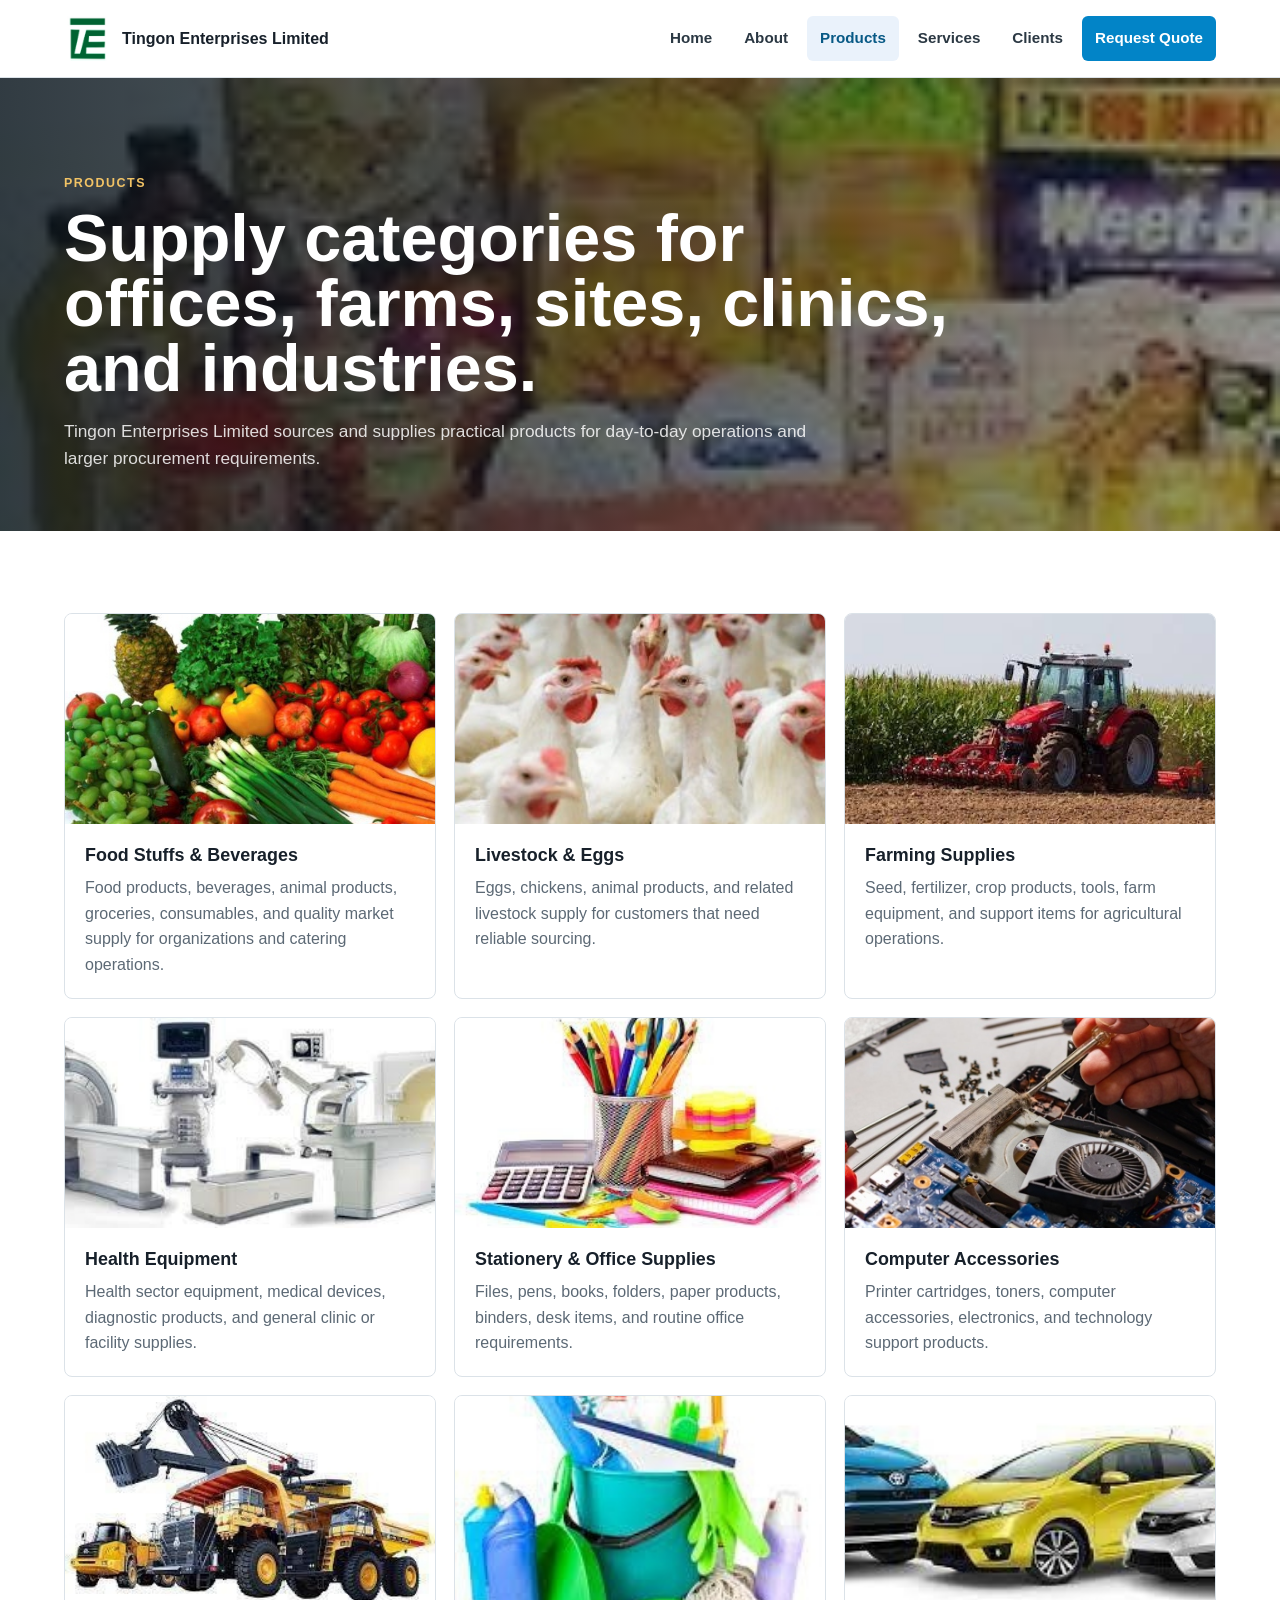
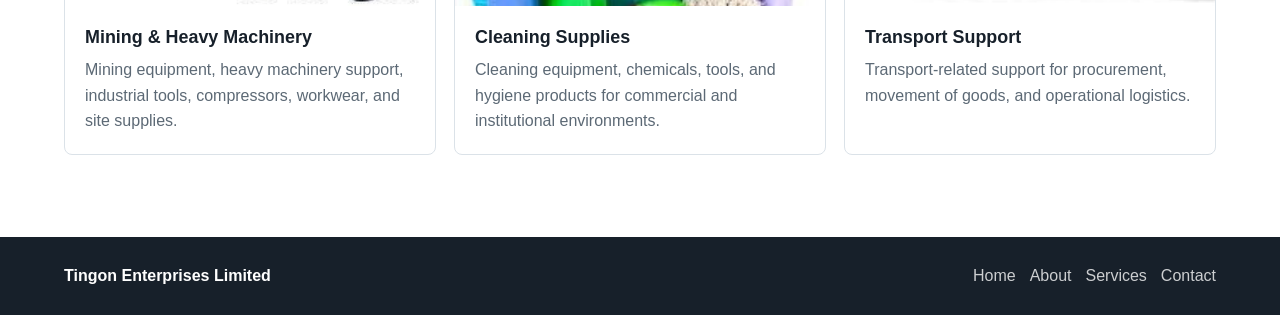
<file: products.html>
<!DOCTYPE html>
<html lang="en">
<head>
  <meta charset="UTF-8">
  <meta name="viewport" content="width=device-width, initial-scale=1">
  <meta name="description" content="Product supply categories from Tingon Enterprises Limited including food stuffs, farming supplies, health equipment, stationery, mining equipment, and cleaning supplies.">
  <title>Products | Tingon Enterprises Limited</title>
  <link rel="stylesheet" href="style.css?v=20260715">
</head>
<body>
  <header class="site-header">
    <a class="brand" href="index.html" aria-label="Tingon Enterprises Limited home">
      <img class="brand-logo" src="static/logo.jpg" alt="Tingon Enterprises Limited logo">
      <span class="brand-text">Tingon Enterprises Limited</span>
    </a>
    <button class="menu-toggle" type="button" aria-label="Open menu" aria-expanded="false" aria-controls="siteNav">
      <span></span><span></span><span></span>
    </button>
    <nav class="site-nav" id="siteNav" aria-label="Main navigation">
      <a href="index.html">Home</a>
      <a href="about.html">About</a>
      <a href="products.html" aria-current="page">Products</a>
      <a href="services.html">Services</a>
      <a href="clients.html">Clients</a>
      <a class="nav-cta" href="contact.html">Request Quote</a>
    </nav>
  </header>

  <main>
    <section class="page-hero products-hero">
      <div>
        <p class="eyebrow">Products</p>
        <h1>Supply categories for offices, farms, sites, clinics, and industries.</h1>
        <p>
          Tingon Enterprises Limited sources and supplies practical products for
          day-to-day operations and larger procurement requirements.
        </p>
      </div>
    </section>

    <section class="section products-section">
      <div class="category-grid detail-grid">
        <article class="category-card">
          <img src="static/tingon/pdf-page05-img04.jpg" alt="Fresh vegetables and food supply">
          <div>
            <h3>Food Stuffs & Beverages</h3>
            <p>Food products, beverages, animal products, groceries, consumables, and quality market supply for organizations and catering operations.</p>
          </div>
        </article>
        <article class="category-card">
          <img src="static/tingon/pdf-page05-img01.jpg" alt="Chickens in poultry supply">
          <div>
            <h3>Livestock & Eggs</h3>
            <p>Eggs, chickens, animal products, and related livestock supply for customers that need reliable sourcing.</p>
          </div>
        </article>
        <article class="category-card">
          <img src="static/tingon/pdf-page07-img02.jpg" alt="Tractor working in a farm field">
          <div>
            <h3>Farming Supplies</h3>
            <p>Seed, fertilizer, crop products, tools, farm equipment, and support items for agricultural operations.</p>
          </div>
        </article>
        <article class="category-card">
          <img src="static/tingon/pdf-page06-img01.jpg" alt="Medical and health equipment">
          <div>
            <h3>Health Equipment</h3>
            <p>Health sector equipment, medical devices, diagnostic products, and general clinic or facility supplies.</p>
          </div>
        </article>
        <article class="category-card">
          <img src="static/tingon/pdf-page07-img06.jpg" alt="Stationery items and office supplies">
          <div>
            <h3>Stationery & Office Supplies</h3>
            <p>Files, pens, books, folders, paper products, binders, desk items, and routine office requirements.</p>
          </div>
        </article>
        <article class="category-card">
          <img src="static/tingon/pdf-page08-img12.jpg" alt="Computer maintenance and accessories">
          <div>
            <h3>Computer Accessories</h3>
            <p>Printer cartridges, toners, computer accessories, electronics, and technology support products.</p>
          </div>
        </article>
        <article class="category-card">
          <img src="static/tingon/pdf-page09-img11.jpg" alt="Mining dump truck and excavator">
          <div>
            <h3>Mining & Heavy Machinery</h3>
            <p>Mining equipment, heavy machinery support, industrial tools, compressors, workwear, and site supplies.</p>
          </div>
        </article>
        <article class="category-card">
          <img src="static/tingon/pdf-page06-img04.jpg" alt="Cleaning equipment and supplies">
          <div>
            <h3>Cleaning Supplies</h3>
            <p>Cleaning equipment, chemicals, tools, and hygiene products for commercial and institutional environments.</p>
          </div>
        </article>
        <article class="category-card">
          <img src="static/tingon/pdf-page06-img03.jpg" alt="Vehicles for transport supply">
          <div>
            <h3>Transport Support</h3>
            <p>Transport-related support for procurement, movement of goods, and operational logistics.</p>
          </div>
        </article>
      </div>
    </section>
  </main>

  <footer class="site-footer">
    <p>Tingon Enterprises Limited</p>
    <div>
      <a href="index.html">Home</a>
      <a href="about.html">About</a>
      <a href="services.html">Services</a>
      <a href="contact.html">Contact</a>
    </div>
  </footer>
  <script src="script.js?v=20260715"></script>
</body>
</html>
</file>
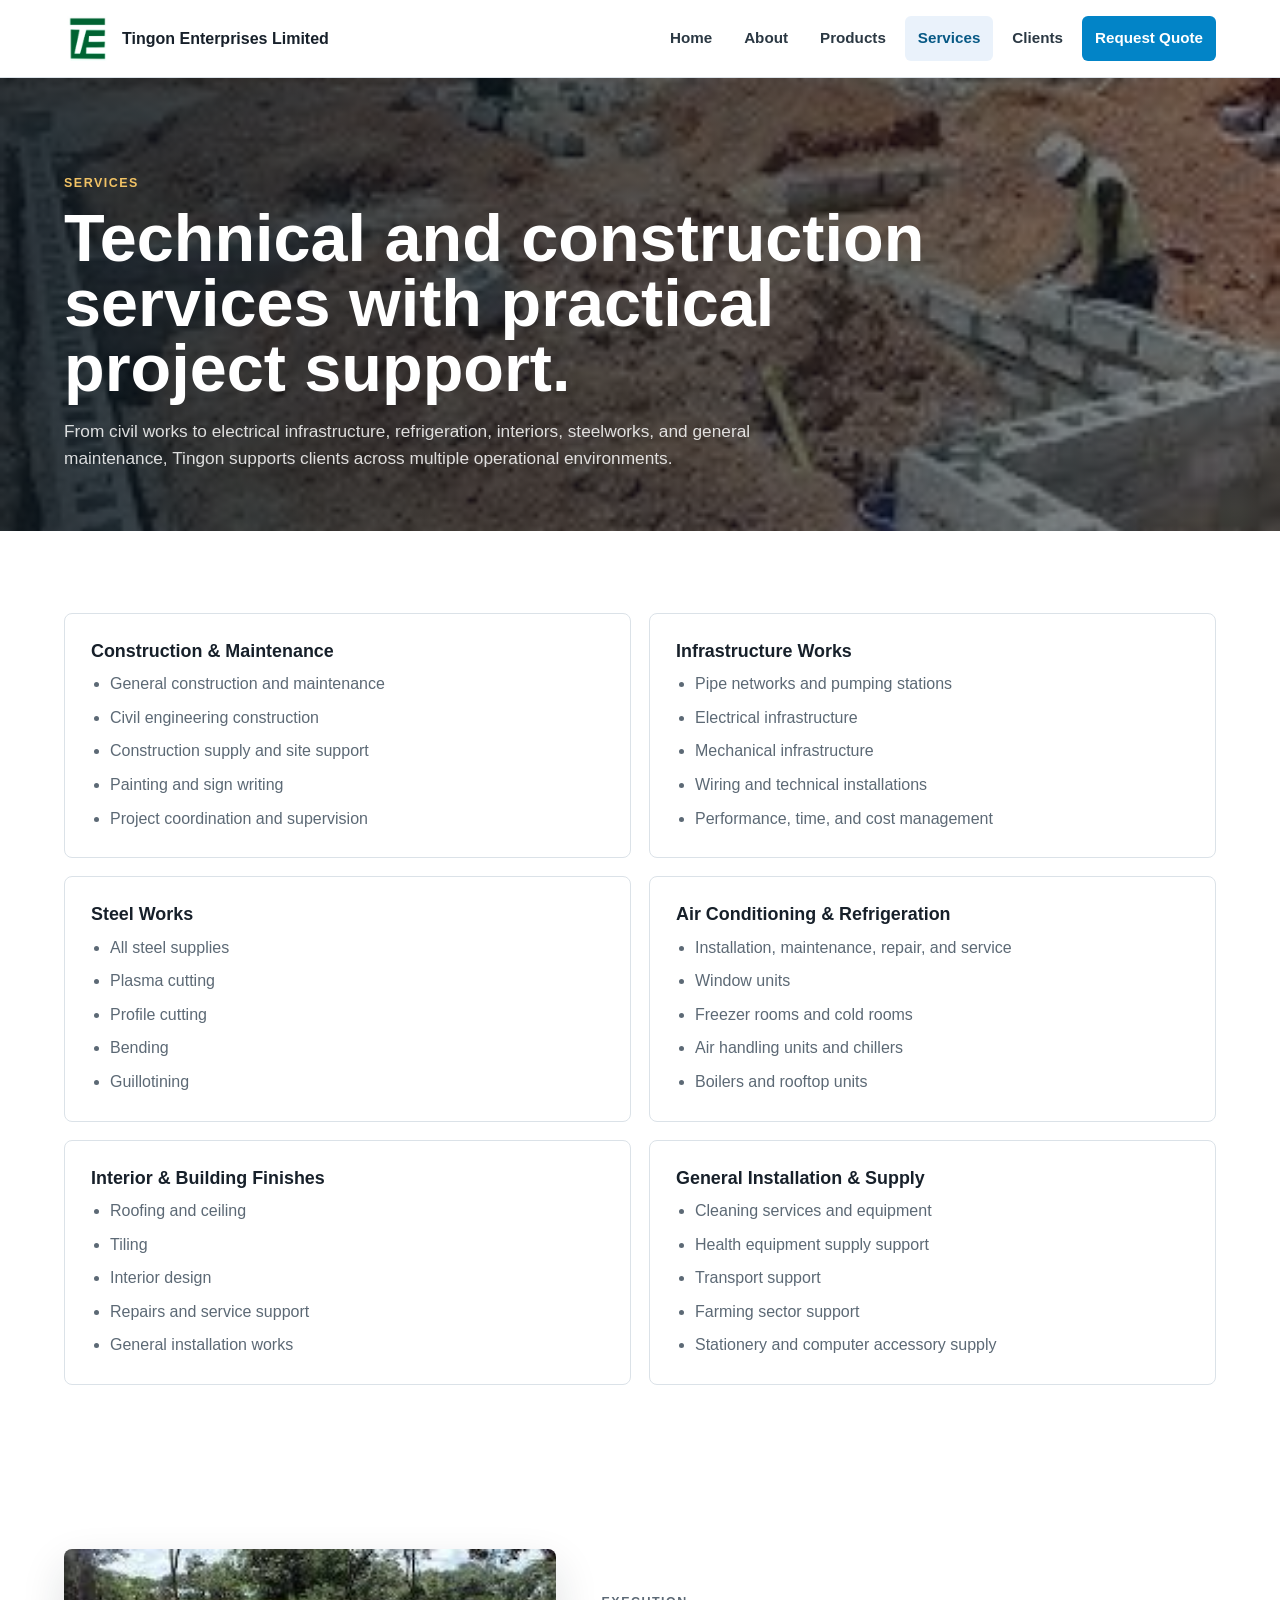
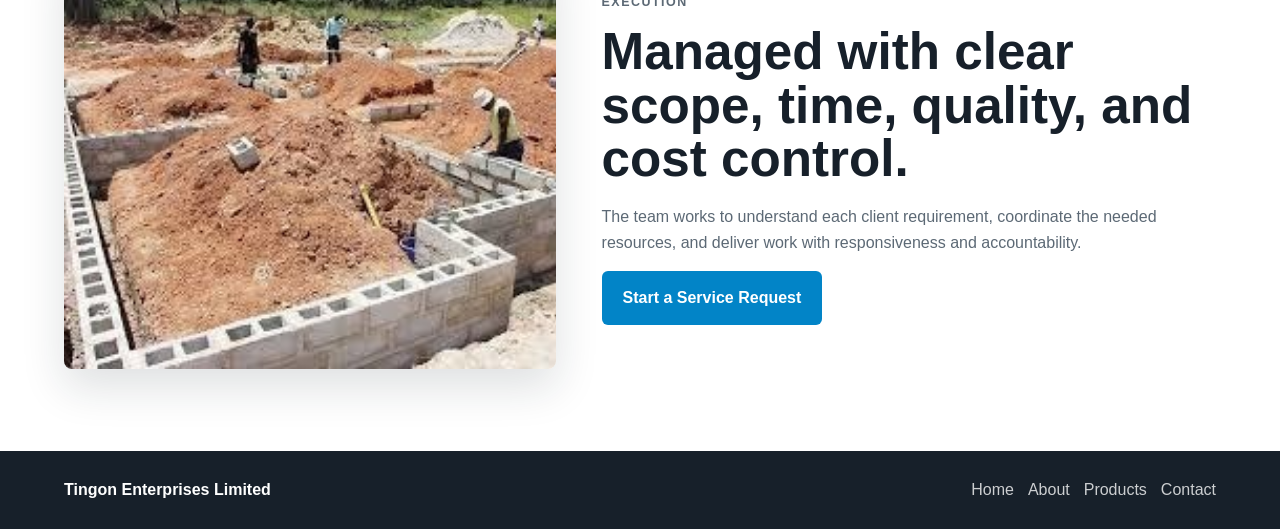
<file: services.html>
<!DOCTYPE html>
<html lang="en">
<head>
  <meta charset="UTF-8">
  <meta name="viewport" content="width=device-width, initial-scale=1">
  <meta name="description" content="Construction, civil engineering, steelworks, technical, electrical, refrigeration, interior, and project management services from Tingon Enterprises Limited.">
  <title>Services | Tingon Enterprises Limited</title>
  <link rel="stylesheet" href="style.css?v=20260715">
</head>
<body>
  <header class="site-header">
    <a class="brand" href="index.html" aria-label="Tingon Enterprises Limited home">
      <img class="brand-logo" src="static/logo.jpg" alt="Tingon Enterprises Limited logo">
      <span class="brand-text">Tingon Enterprises Limited</span>
    </a>
    <button class="menu-toggle" type="button" aria-label="Open menu" aria-expanded="false" aria-controls="siteNav">
      <span></span><span></span><span></span>
    </button>
    <nav class="site-nav" id="siteNav" aria-label="Main navigation">
      <a href="index.html">Home</a>
      <a href="about.html">About</a>
      <a href="products.html">Products</a>
      <a href="services.html" aria-current="page">Services</a>
      <a href="clients.html">Clients</a>
      <a class="nav-cta" href="contact.html">Request Quote</a>
    </nav>
  </header>

  <main>
    <section class="page-hero services-hero">
      <div>
        <p class="eyebrow">Services</p>
        <h1>Technical and construction services with practical project support.</h1>
        <p>
          From civil works to electrical infrastructure, refrigeration, interiors,
          steelworks, and general maintenance, Tingon supports clients across multiple
          operational environments.
        </p>
      </div>
    </section>

    <section class="section services-section">
      <div class="service-layout detail-services">
        <article class="service-block">
          <h3>Construction & Maintenance</h3>
          <ul>
            <li>General construction and maintenance</li>
            <li>Civil engineering construction</li>
            <li>Construction supply and site support</li>
            <li>Painting and sign writing</li>
            <li>Project coordination and supervision</li>
          </ul>
        </article>
        <article class="service-block">
          <h3>Infrastructure Works</h3>
          <ul>
            <li>Pipe networks and pumping stations</li>
            <li>Electrical infrastructure</li>
            <li>Mechanical infrastructure</li>
            <li>Wiring and technical installations</li>
            <li>Performance, time, and cost management</li>
          </ul>
        </article>
        <article class="service-block">
          <h3>Steel Works</h3>
          <ul>
            <li>All steel supplies</li>
            <li>Plasma cutting</li>
            <li>Profile cutting</li>
            <li>Bending</li>
            <li>Guillotining</li>
          </ul>
        </article>
        <article class="service-block">
          <h3>Air Conditioning & Refrigeration</h3>
          <ul>
            <li>Installation, maintenance, repair, and service</li>
            <li>Window units</li>
            <li>Freezer rooms and cold rooms</li>
            <li>Air handling units and chillers</li>
            <li>Boilers and rooftop units</li>
          </ul>
        </article>
        <article class="service-block">
          <h3>Interior & Building Finishes</h3>
          <ul>
            <li>Roofing and ceiling</li>
            <li>Tiling</li>
            <li>Interior design</li>
            <li>Repairs and service support</li>
            <li>General installation works</li>
          </ul>
        </article>
        <article class="service-block">
          <h3>General Installation & Supply</h3>
          <ul>
            <li>Cleaning services and equipment</li>
            <li>Health equipment supply support</li>
            <li>Transport support</li>
            <li>Farming sector support</li>
            <li>Stationery and computer accessory supply</li>
          </ul>
        </article>
      </div>
    </section>

    <section class="section quality-section">
      <div class="quality-media">
        <img src="static/tingon/pdf-page09-img12.jpg" alt="Construction foundation works">
      </div>
      <div class="quality-copy">
        <p class="eyebrow">Execution</p>
        <h2>Managed with clear scope, time, quality, and cost control.</h2>
        <p>
          The team works to understand each client requirement, coordinate the needed
          resources, and deliver work with responsiveness and accountability.
        </p>
        <a class="btn btn-primary" href="contact.html">Start a Service Request</a>
      </div>
    </section>
  </main>

  <footer class="site-footer">
    <p>Tingon Enterprises Limited</p>
    <div>
      <a href="index.html">Home</a>
      <a href="about.html">About</a>
      <a href="products.html">Products</a>
      <a href="contact.html">Contact</a>
    </div>
  </footer>
  <script src="script.js?v=20260715"></script>
</body>
</html>
</file>
<file: style.css>
:root {
  --ink: #17202a;
  --muted: #5c6975;
  --line: #dbe2e8;
  --panel: #ffffff;
  --paper: #ffffff;
  --green: #0284c7;
  --green-dark: #075985;
  --gold: #c58b22;
  --blue: #0284c7;
  --shadow: 0 18px 44px rgba(20, 32, 42, 0.14);
}

* {
  box-sizing: border-box;
}

html {
  scroll-behavior: smooth;
}

body {
  margin: 0;
  background: var(--paper);
  color: var(--ink);
  font-family: Arial, Helvetica, sans-serif;
  line-height: 1.6;
}

img {
  display: block;
  max-width: 100%;
}

a {
  color: inherit;
  text-decoration: none;
}

.site-header {
  position: sticky;
  top: 0;
  z-index: 20;
  display: flex;
  align-items: center;
  justify-content: space-between;
  gap: 24px;
  min-height: 78px;
  padding: 0 5vw;
  background: rgba(255, 255, 255, 0.94);
  border-bottom: 1px solid var(--line);
  backdrop-filter: blur(14px);
}

.brand {
  display: inline-flex;
  align-items: center;
  gap: 12px;
  font-weight: 800;
  letter-spacing: 0;
}

.brand-mark {
  display: grid;
  place-items: center;
  width: 42px;
  height: 42px;
  color: #ffffff;
  background: var(--green);
  border-radius: 6px;
  font-size: 0.95rem;
}

.brand-logo {
  width: 46px;
  height: 46px;
  object-fit: contain;
  background: #ffffff;
  border-radius: 6px;
}

.brand-text {
  font-size: 1rem;
  white-space: nowrap;
}

.site-nav {
  display: flex;
  align-items: center;
  gap: 6px;
}

.site-nav a {
  padding: 10px 13px;
  color: #2b3843;
  font-size: 0.95rem;
  font-weight: 700;
  border-radius: 6px;
}

.site-nav a:hover,
.site-nav a:focus-visible {
  background: var(--panel);
  color: var(--green-dark);
}

.site-nav a[aria-current="page"] {
  color: var(--green-dark);
  background: #eaf2fb;
}

.site-nav .nav-cta {
  color: #ffffff;
  background: var(--green);
}

.site-nav .nav-cta:hover,
.site-nav .nav-cta:focus-visible {
  color: #ffffff;
  background: var(--green-dark);
}

.menu-toggle {
  display: none;
  width: 44px;
  height: 44px;
  padding: 10px;
  background: var(--paper);
  border: 1px solid var(--line);
  border-radius: 6px;
}

.menu-toggle span {
  display: block;
  height: 2px;
  margin: 5px 0;
  background: var(--ink);
}

.hero-section {
  display: grid;
  grid-template-columns: minmax(0, 1fr) minmax(360px, 0.9fr);
  gap: 54px;
  align-items: center;
  min-height: calc(100vh - 78px);
  padding: 70px 5vw 46px;
  background:
    linear-gradient(90deg, rgba(245, 247, 248, 0.92), rgba(255, 255, 255, 0.78)),
    url("static/tingon/pdf-page04-img05.jpg") center / cover;
}

.hero-copy {
  max-width: 720px;
}

.eyebrow {
  margin: 0 0 12px;
  color: var(--green);
  font-size: 0.78rem;
  font-weight: 800;
  letter-spacing: 0.12em;
  text-transform: uppercase;
}

h1,
h2,
h3,
p {
  margin-top: 0;
}

h1 {
  margin-bottom: 20px;
  max-width: 780px;
  font-size: clamp(2.7rem, 6vw, 5.6rem);
  line-height: 0.98;
  letter-spacing: 0;
}

h2 {
  margin-bottom: 18px;
  font-size: clamp(2rem, 4vw, 3.6rem);
  line-height: 1.05;
  letter-spacing: 0;
}

h3 {
  margin-bottom: 9px;
  font-size: 1.12rem;
  line-height: 1.25;
  letter-spacing: 0;
}

.hero-lede {
  max-width: 650px;
  color: #344552;
  font-size: 1.18rem;
}

.hero-actions {
  display: flex;
  flex-wrap: wrap;
  gap: 12px;
  margin-top: 30px;
}

.btn {
  display: inline-flex;
  align-items: center;
  justify-content: center;
  min-height: 48px;
  padding: 13px 20px;
  border: 1px solid transparent;
  border-radius: 6px;
  font-weight: 800;
  cursor: pointer;
}

.btn-primary {
  color: #ffffff;
  background: var(--green);
}

.btn-primary:hover,
.btn-primary:focus-visible {
  background: var(--green-dark);
}

.btn-secondary {
  color: var(--ink);
  background: rgba(255, 255, 255, 0.75);
  border-color: var(--line);
}

.btn-secondary:hover,
.btn-secondary:focus-visible {
  border-color: var(--green);
}

.hero-visual {
  display: grid;
  gap: 14px;
}

.hero-main-img,
.hero-mini-grid img,
.category-card img,
.quality-media img {
  width: 100%;
  object-fit: cover;
  border-radius: 8px;
  box-shadow: var(--shadow);
}

.hero-main-img {
  height: min(44vh, 380px);
}

.hero-mini-grid {
  display: grid;
  grid-template-columns: repeat(4, 1fr);
  gap: 10px;
}

.hero-mini-grid img {
  height: 92px;
}

.stats-strip {
  display: grid;
  grid-template-columns: repeat(4, 1fr);
  border-top: 1px solid var(--line);
  border-bottom: 1px solid var(--line);
  background: var(--ink);
  color: #ffffff;
}

.stats-strip div {
  padding: 28px 5vw;
  border-right: 1px solid rgba(255, 255, 255, 0.12);
}

.stats-strip strong,
.stats-strip span {
  display: block;
}

.stats-strip strong {
  color: #ffffff;
  font-size: 1.25rem;
}

.stats-strip span {
  color: rgba(255, 255, 255, 0.74);
  font-size: 0.94rem;
}

.section {
  padding: 82px 5vw;
}

.section-heading {
  max-width: 860px;
  margin-bottom: 34px;
}

.section-heading p:last-child {
  color: var(--muted);
}

.about-section,
.services-section,
.clients-section {
  background: var(--paper);
}

.about-layout {
  display: grid;
  grid-template-columns: minmax(0, 1fr) minmax(320px, 0.72fr);
  gap: 32px;
  align-items: start;
}

.about-copy {
  max-width: 760px;
  color: var(--muted);
  font-size: 1.08rem;
}

.mission-panel {
  display: grid;
  gap: 14px;
}

.mission-panel div,
.service-block,
.quote-form {
  background: var(--panel);
  border: 1px solid var(--line);
  border-radius: 8px;
}

.mission-panel div {
  padding: 22px;
}

.mission-panel span {
  display: block;
  margin-bottom: 8px;
  color: var(--blue);
  font-weight: 800;
}

.mission-panel p {
  margin-bottom: 0;
  color: #41515d;
}

.products-section,
.quality-section,
.quote-section {
  background: #ffffff;
}

.category-grid {
  display: grid;
  grid-template-columns: repeat(3, minmax(0, 1fr));
  gap: 18px;
}

.category-card {
  display: grid;
  grid-template-rows: 190px 1fr;
  overflow: hidden;
  background: #ffffff;
  border: 1px solid var(--line);
  border-radius: 8px;
}

.category-card img {
  height: 190px;
  border-radius: 0;
  box-shadow: none;
}

.category-card div {
  padding: 20px;
}

.category-card p {
  margin-bottom: 0;
  color: var(--muted);
}

.service-layout {
  display: grid;
  grid-template-columns: repeat(3, minmax(0, 1fr));
  gap: 18px;
}

.service-block {
  padding: 26px;
}

.service-block ul {
  margin: 0;
  padding-left: 19px;
  color: var(--muted);
}

.service-block li + li {
  margin-top: 8px;
}

.quality-section {
  display: grid;
  grid-template-columns: minmax(320px, 0.8fr) minmax(0, 1fr);
  gap: 46px;
  align-items: center;
}

.quality-media img {
  height: 420px;
}

.quality-copy {
  max-width: 760px;
}

.quality-copy p {
  color: var(--muted);
}

.check-grid {
  display: grid;
  grid-template-columns: repeat(2, minmax(0, 1fr));
  gap: 12px;
  margin-top: 26px;
}

.check-grid span {
  padding: 14px 16px;
  background: #ffffff;
  border-left: 4px solid var(--gold);
  border-radius: 6px;
  font-weight: 800;
}

.client-list {
  display: grid;
  grid-template-columns: repeat(3, minmax(0, 1fr));
  gap: 12px;
}

.client-list span {
  padding: 18px;
  background: var(--panel);
  border: 1px solid var(--line);
  border-radius: 8px;
  color: #334451;
  font-weight: 800;
}

.quote-section {
  display: grid;
  grid-template-columns: minmax(0, 0.82fr) minmax(360px, 0.72fr);
  gap: 46px;
  align-items: start;
  padding: 82px 5vw;
}

.quote-copy {
  max-width: 690px;
}

.quote-copy p {
  color: var(--muted);
}

address {
  display: grid;
  gap: 10px;
  margin-top: 28px;
  font-style: normal;
}

address span,
address a {
  padding: 14px 16px;
  background: #ffffff;
  border: 1px solid var(--line);
  border-radius: 6px;
  font-weight: 800;
}

address a:hover,
address a:focus-visible {
  color: var(--green-dark);
  border-color: var(--green);
}

.quote-form {
  display: grid;
  gap: 16px;
  padding: 24px;
  background: #ffffff;
  box-shadow: var(--shadow);
}

label {
  display: grid;
  gap: 7px;
  color: #26343f;
  font-weight: 800;
}

input,
select,
textarea {
  width: 100%;
  padding: 13px 14px;
  color: var(--ink);
  background: #ffffff;
  border: 1px solid #cdd7df;
  border-radius: 6px;
  font: inherit;
}

textarea {
  resize: vertical;
}

input:focus,
select:focus,
textarea:focus {
  border-color: var(--green);
  outline: 3px solid rgba(2, 132, 199, 0.2);
}

.form-note {
  min-height: 24px;
  margin: 0;
  color: var(--green-dark);
  font-weight: 800;
}

.site-footer {
  display: flex;
  align-items: center;
  justify-content: space-between;
  gap: 20px;
  padding: 26px 5vw;
  color: #ffffff;
  background: var(--ink);
}

.site-footer p {
  margin: 0;
  font-weight: 800;
}

.site-footer div {
  display: flex;
  flex-wrap: wrap;
  gap: 14px;
}

.site-footer a {
  color: rgba(255, 255, 255, 0.78);
}

.site-footer a:hover,
.site-footer a:focus-visible {
  color: #ffffff;
}

.page-hero {
  display: grid;
  align-items: end;
  min-height: 430px;
  padding: 96px 5vw 58px;
  color: #ffffff;
  background:
    linear-gradient(90deg, rgba(10, 22, 30, 0.84), rgba(10, 22, 30, 0.46)),
    url("static/tingon/pdf-page16-img01.jpg") center / cover;
}

.page-hero > div {
  max-width: 900px;
}

.page-hero .eyebrow {
  color: #f2c365;
}

.page-hero h1 {
  max-width: 920px;
  margin-bottom: 16px;
  font-size: clamp(2.55rem, 5.2vw, 4.8rem);
}

.page-hero p:last-child {
  max-width: 760px;
  margin-bottom: 0;
  color: rgba(255, 255, 255, 0.84);
  font-size: 1.08rem;
}

.about-hero {
  background:
    linear-gradient(90deg, rgba(10, 22, 30, 0.84), rgba(10, 22, 30, 0.48)),
    url("static/tingon/pdf-page04-img05.jpg") center / cover;
}

.products-hero {
  background:
    linear-gradient(90deg, rgba(10, 22, 30, 0.84), rgba(10, 22, 30, 0.42)),
    url("static/tingon/pdf-page05-img06.jpg") center / cover;
}

.services-hero {
  background:
    linear-gradient(90deg, rgba(10, 22, 30, 0.86), rgba(10, 22, 30, 0.48)),
    url("static/tingon/pdf-page09-img12.jpg") center / cover;
}

.clients-hero {
  background:
    linear-gradient(90deg, rgba(10, 22, 30, 0.84), rgba(10, 22, 30, 0.4)),
    url("static/tingon/pdf-page16-img01.jpg") center / cover;
}

.contact-hero {
  background:
    linear-gradient(90deg, rgba(10, 22, 30, 0.84), rgba(10, 22, 30, 0.44)),
    url("static/tingon/pdf-page01-img05.jpg") center / cover;
}

.account-hero {
  background:
    linear-gradient(90deg, rgba(10, 22, 30, 0.84), rgba(10, 22, 30, 0.44)),
    url("static/tingon/pdf-page01-img06.jpg") center / cover;
}

.login-hero {
  background:
    linear-gradient(90deg, rgba(10, 22, 30, 0.84), rgba(10, 22, 30, 0.44)),
    url("static/tingon/pdf-page01-img05.jpg") center / cover;
}

.split-section {
  display: grid;
  grid-template-columns: minmax(320px, 0.8fr) minmax(0, 1fr);
  gap: 42px;
  align-items: start;
}

.split-section .section-heading {
  margin-bottom: 0;
}

.text-columns {
  display: grid;
  gap: 18px;
  color: var(--muted);
  font-size: 1.08rem;
}

.text-columns p {
  margin-bottom: 0;
}

.values-section {
  display: grid;
  grid-template-columns: repeat(3, minmax(0, 1fr));
  gap: 18px;
  background: #ffffff;
}

.values-section article,
.industry-grid article {
  padding: 26px;
  background: #ffffff;
  border: 1px solid var(--line);
  border-radius: 8px;
}

.values-section span {
  display: inline-flex;
  margin-bottom: 20px;
  color: var(--gold);
  font-size: 1.8rem;
  font-weight: 800;
}

.values-section p,
.industry-grid p {
  margin-bottom: 0;
  color: var(--muted);
}

.detail-grid .category-card {
  grid-template-rows: 210px 1fr;
}

.detail-grid .category-card img {
  height: 210px;
}

.detail-services {
  grid-template-columns: repeat(2, minmax(0, 1fr));
}

.client-list-large {
  grid-template-columns: repeat(2, minmax(0, 1fr));
}

.industries-section {
  background: #ffffff;
}

.industry-grid {
  display: grid;
  grid-template-columns: repeat(3, minmax(0, 1fr));
  gap: 18px;
}

.standalone-quote {
  padding-top: 82px;
}

.auth-section {
  display: grid;
  grid-template-columns: minmax(0, 0.8fr) minmax(360px, 0.72fr);
  gap: 46px;
  align-items: start;
  padding: 82px 5vw;
  background: #ffffff;
}

.auth-copy {
  max-width: 680px;
}

.auth-copy p {
  color: var(--muted);
}

.auth-form {
  max-width: 560px;
  justify-self: end;
}

.auth-section-centered {
  display: flex;
  justify-content: center;
}

.compact-auth-form {
  width: min(100%, 500px);
  justify-self: center;
}

.auth-form-heading h2 {
  margin-bottom: 4px;
  font-size: 2rem;
}

.auth-switch {
  margin: 0;
  color: var(--muted);
  text-align: center;
}

.auth-switch a {
  color: var(--green-dark);
  font-weight: 800;
}

.auth-switch a:hover,
.auth-switch a:focus-visible {
  color: var(--green);
}

@media (max-width: 980px) {
  .site-header {
    min-height: 70px;
  }

  .menu-toggle {
    display: block;
  }

  .site-nav {
    position: absolute;
    top: 70px;
    left: 0;
    right: 0;
    display: none;
    flex-direction: column;
    align-items: stretch;
    padding: 14px 5vw 18px;
    background: #ffffff;
    border-bottom: 1px solid var(--line);
    box-shadow: 0 18px 30px rgba(21, 34, 43, 0.12);
  }

  .site-nav.open {
    display: flex;
  }

  .site-nav a {
    padding: 13px;
  }

  .brand-text {
    white-space: normal;
  }

  .hero-section,
  .about-layout,
  .quality-section,
  .quote-section,
  .auth-section {
    grid-template-columns: 1fr;
  }

  .auth-form {
    justify-self: stretch;
    max-width: none;
  }

  .hero-section {
    min-height: auto;
    padding-top: 52px;
  }

  .hero-main-img {
    height: 320px;
  }

  .stats-strip,
  .category-grid,
  .service-layout,
  .client-list,
  .split-section,
  .values-section,
  .industry-grid {
    grid-template-columns: repeat(2, minmax(0, 1fr));
  }

  .split-section {
    grid-template-columns: 1fr;
  }
}

@media (max-width: 640px) {
  .site-header {
    padding-inline: 18px;
  }

  .brand-mark {
    width: 38px;
    height: 38px;
  }

  .brand-logo {
    width: 40px;
    height: 40px;
  }

  .brand-text {
    max-width: 210px;
    font-size: 0.92rem;
    line-height: 1.2;
  }

  .hero-section,
  .section,
  .quote-section,
  .auth-section {
    padding-inline: 18px;
  }

  h1 {
    font-size: 2.45rem;
  }

  h2 {
    font-size: 2rem;
  }

  .hero-mini-grid,
  .stats-strip,
  .category-grid,
  .service-layout,
  .check-grid,
  .client-list,
  .values-section,
  .industry-grid,
  .detail-services {
    grid-template-columns: 1fr;
  }

  .page-hero {
    min-height: 360px;
    padding: 76px 18px 42px;
  }

  .hero-section {
    display: flex;
    align-items: flex-end;
    min-height: 360px;
    padding: 76px 18px 42px;
    background:
      linear-gradient(90deg, rgba(10, 22, 30, 0.84), rgba(10, 22, 30, 0.48)),
      url("static/tingon/pdf-page04-img05.jpg") center / cover;
  }

  .hero-section .eyebrow {
    color: #f2c365;
  }

  .hero-section h1,
  .hero-section .hero-lede {
    color: #ffffff;
  }

  .hero-visual {
    display: none;
  }

  .hero-mini-grid img {
    height: 150px;
  }

  .stats-strip div {
    padding: 20px 18px;
    border-right: 0;
    border-bottom: 1px solid rgba(255, 255, 255, 0.12);
  }

  .category-card {
    grid-template-rows: 170px 1fr;
  }

  .category-card img {
    height: 170px;
  }

  .quality-media img {
    height: 280px;
  }

  .site-footer {
    align-items: flex-start;
    flex-direction: column;
    padding-inline: 18px;
  }
}
</file>
